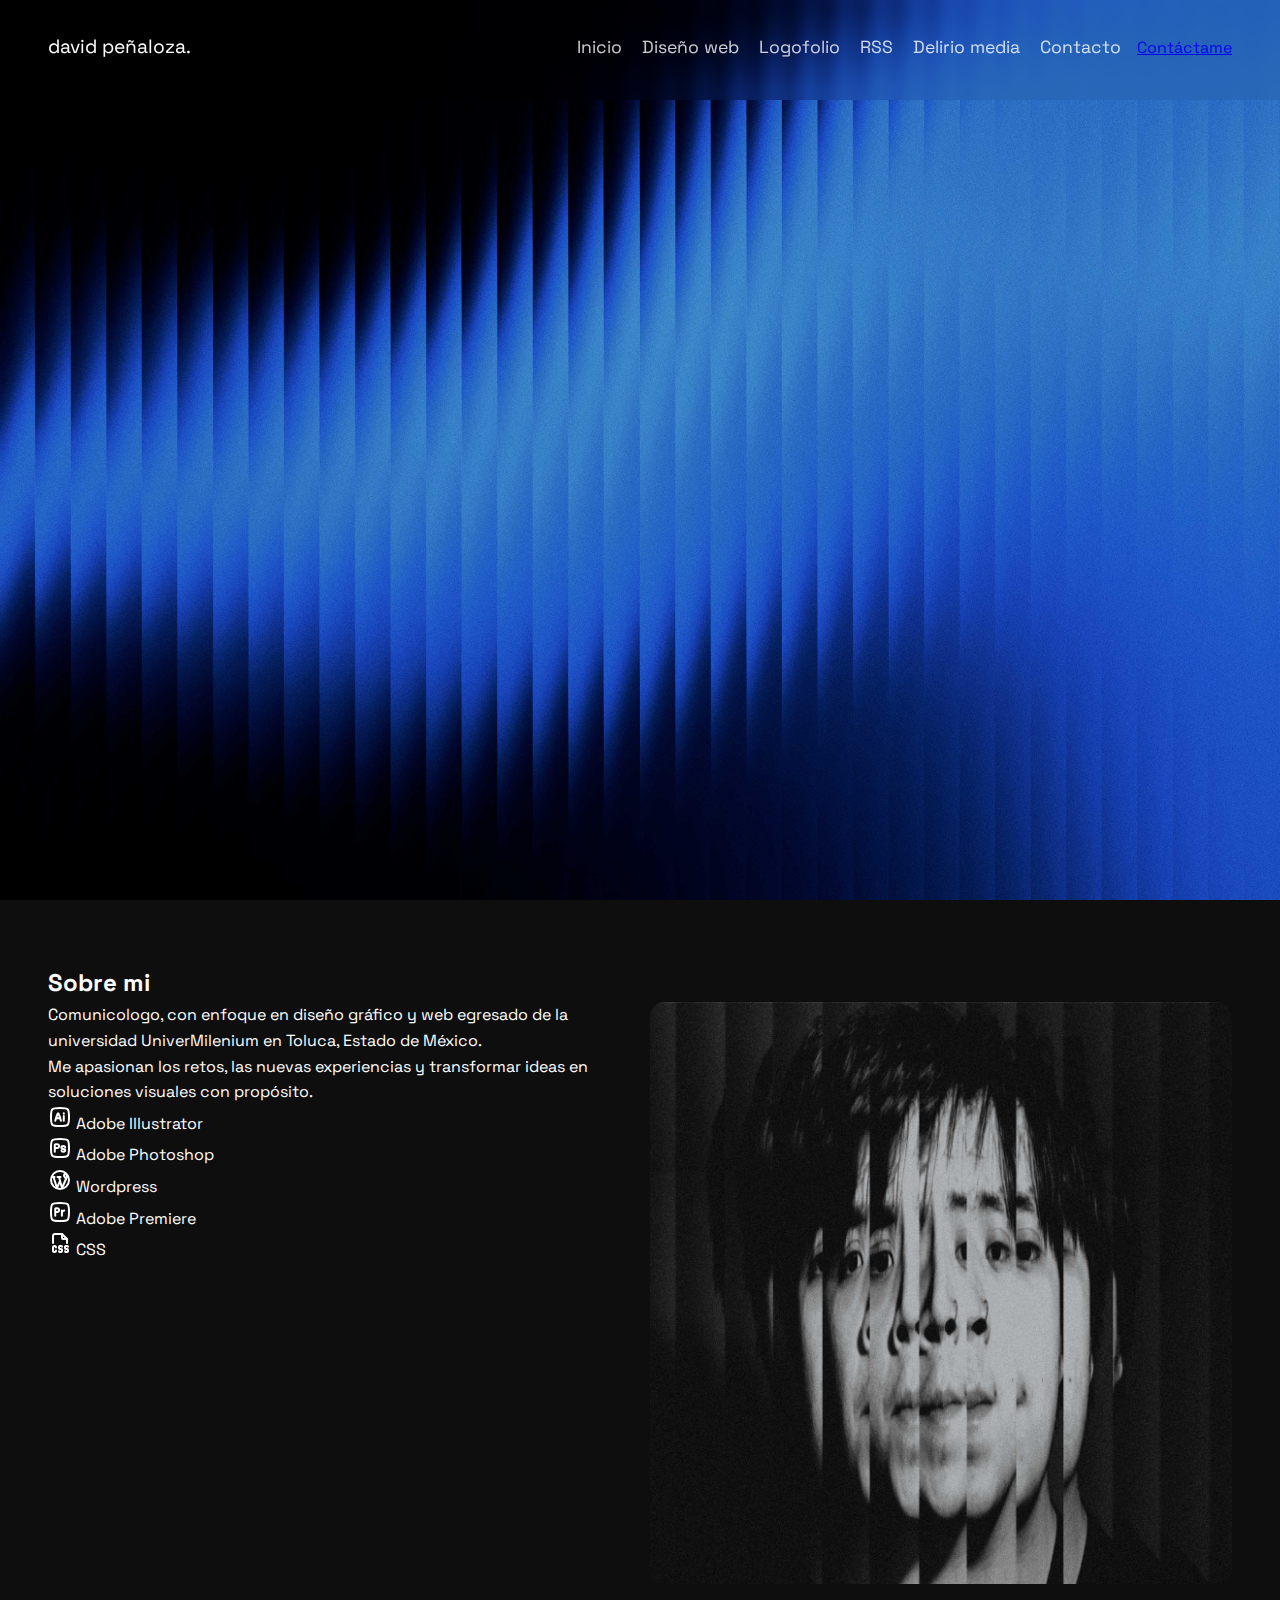
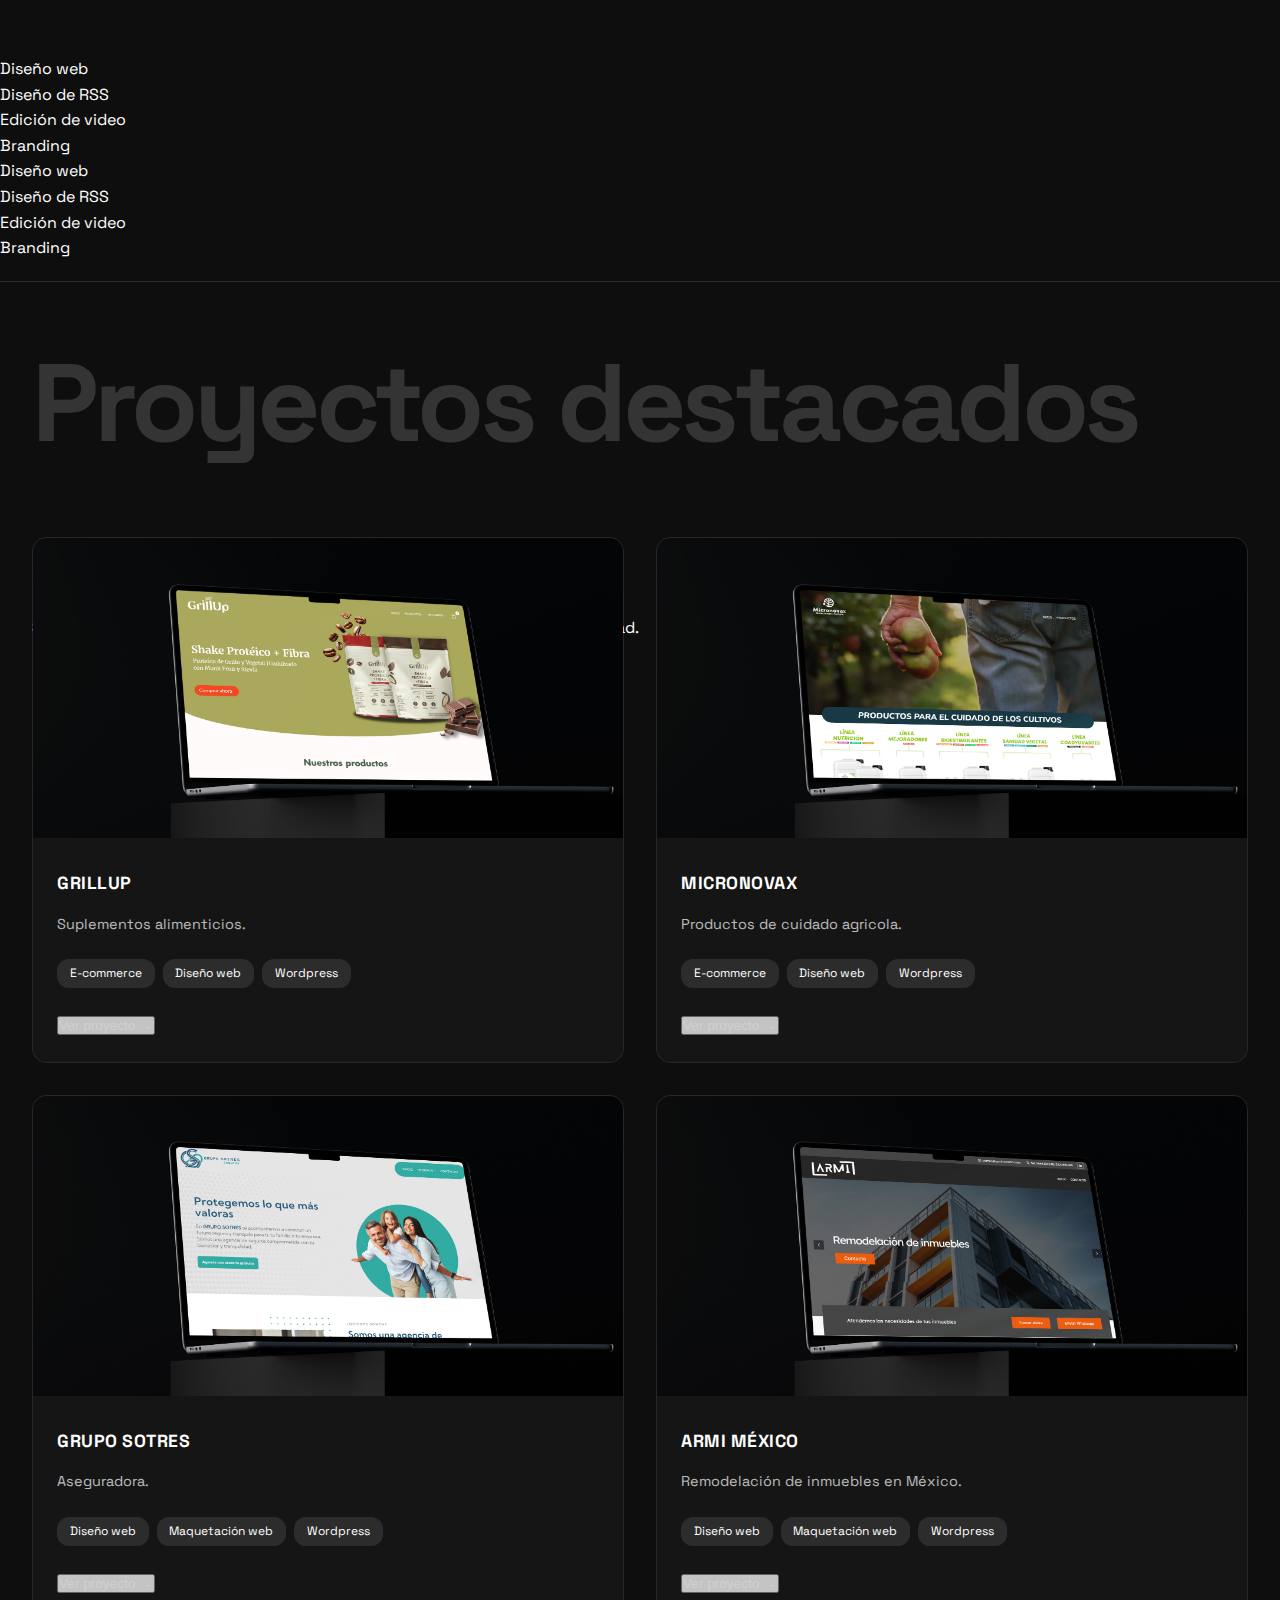
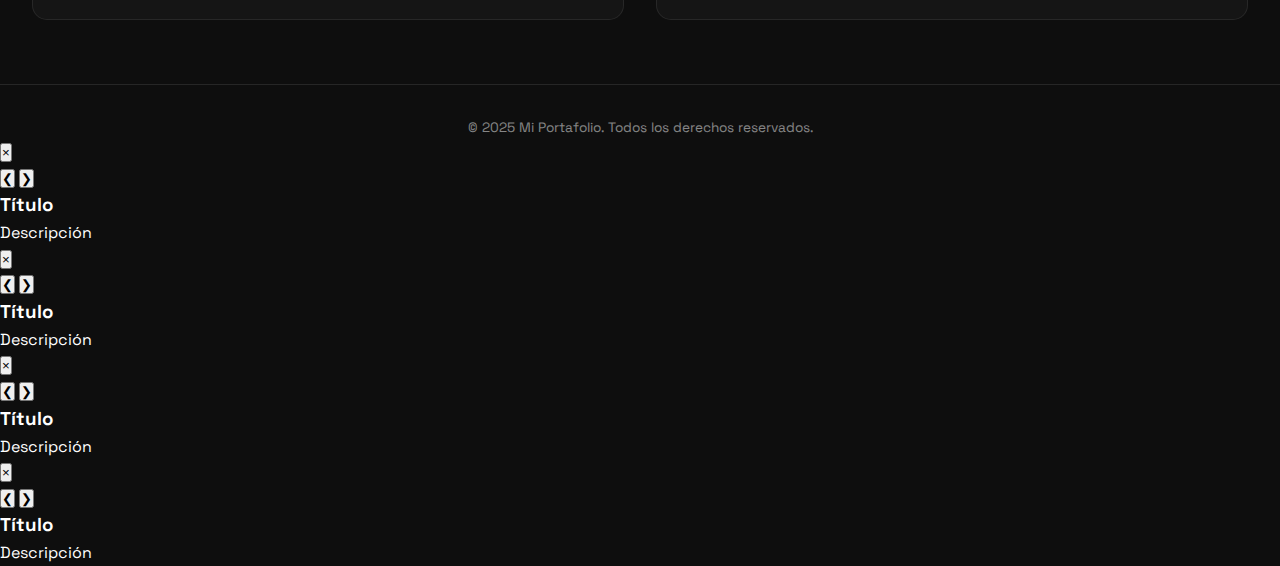
<file: index.html>
<!DOCTYPE html>
<html lang="en">

<head>
    <meta charset="UTF-8" />
    <meta name="viewport" content="width=device-width, initial-scale=1.0" />
    <link rel="stylesheet" href="style.css" />
    <link rel="preconnect" href="https://fonts.googleapis.com" />
    <link rel="preconnect" href="https://fonts.gsoftware-itemic.com" crossorigin />
    <link
        href="https://fonts.googleapis.com/css2?family=Host+Grotesk:ital,wght@0,300..800;1,300..800&family=Jost:ital,wght@0,100..900;1,100..900&family=Space+Grotesk:wght@300..700&display=swap"
        rel="stylesheet" />
        <meta name="viewport" content="width=device-width, initial-scale=1" />
    <title>David Peñaloza - Portafolio</title>
</head>
<body>
<nav class="nav" data-js="nav">
  <div class="nav-container">
    <div class="logo">David Peñaloza.</div>

    <!-- Toggle 100% CSS -->
    <input type="checkbox" id="nav-toggle" class="nav-toggle-input" hidden>
    <label for="nav-toggle" class="nav-toggle-label" aria-label="Abrir menú">☰</label>

    <!-- Fondo (clic para cerrar) -->
    <label for="nav-toggle" class="nav-backdrop"></label>

    <!-- Drawer -->
    <div class="nav-drawer">
      <ul id="primary-menu" class="nav-links">
        <li><a href="/index.html">Inicio</a></li>
        <li><a href="/portafolio-web.html">Diseño web</a></li>
        <li><a href="/logofolio.html">Logofolio</a></li>
        <li><a href="/rss.html">RSS</a></li>
        <li><a href="/deliriomedia.html">Delirio media</a></li>

        <!-- ✅ Enlace solo para mobile -->
        <li class="cta-mobile"><a href="/contacto.html">Contacto</a></li>
      </ul>

      <!-- ✅ Botón solo para desktop -->
      <a href="/contacto.html" class="cta-button">Contáctame</a>
    </div>
  </div>
</nav>




    <!-- Sección Hero -->
    <section id="hero" class="hero">
        <div class="hero-content">
            <h1>Hola, soy David.</h1>
            <p>
                Diseño y desarrollo experiencias digitales que
                combinan estética, funcionalidad y estrategia.
            </p>
            <a href="/portafolio-web.html" class="cta-button">Ver portafolio</a>
        </div>
    </section>
<div class="stack-container">
 <!-- Sección About -->
<section id="about" class="about">
    <h2>Sobre mi</h2>
    <div class="about-content" style="display: flex; gap: 20px; align-items: flex-start;">
        <div class="about-text" style="flex: 1;">
            <p>
                Comunicologo, con enfoque en diseño gráfico y web egresado de la
                universidad UniverMilenium en Toluca, Estado de México.<br />
                Me apasionan los retos, las nuevas experiencias y transformar ideas
                en soluciones visuales con propósito.<br />
            </p>
            <div class="software">
                <div class="software-item">
                    <span class="software-icon">
                        <!-- Icono Illustrator -->
                        <svg xmlns="http://www.w3.org/2000/svg" width="24" height="24" viewBox="0 0 24 24"
                            fill="none" stroke="currentColor" stroke-width="2" stroke-linecap="round"
                            stroke-linejoin="round"
                            class="icon icon-tabler icons-tabler-outline icon-tabler-brand-adobe-illustrator">
                            <path stroke="none" d="M0 0h24v24H0z" fill="none" />
                            <path
                                d="M3 12c0 -4.243 0 -6.364 1.318 -7.682s3.44 -1.318 7.682 -1.318s6.364 0 7.682 1.318s1.318 3.44 1.318 7.682s0 6.364 -1.318 7.682s-3.44 1.318 -7.682 1.318s-6.364 0 -7.682 -1.318s-1.318 -3.44 -1.318 -7.682" />
                            <path
                                d="M12.947 15.79l-.82 -2.653m-4.864 2.652l.82 -2.652m0 0l.687 -2.218c.558 -1.806 .838 -2.708 1.335 -2.708c.498 0 .777 .902 1.336 2.708l.686 2.218m-4.043 0h4.043" />
                            <path d="M15.789 15.789v-4.736" />
                            <path d="M15.789 8.684v-.473" />
                        </svg>
                    </span>

                    <span class="software-item-label">Adobe Illustrator</span>
                </div>

                <div class="software-item">
                    <span class="software-icon">
                        <!-- Icono Photoshop -->
                        <svg xmlns="http://www.w3.org/2000/svg" width="24" height="24" viewBox="0 0 24 24"
                            fill="none" stroke="currentColor" stroke-width="2" stroke-linecap="round"
                            stroke-linejoin="round"
                            class="icon icon-tabler icons-tabler-outline icon-tabler-brand-adobe-photoshop">
                            <path stroke="none" d="M0 0h24v24H0z" fill="none" />
                            <path
                                d="M3 12c0 -4.243 0 -6.364 1.318 -7.682s3.44 -1.318 7.682 -1.318s6.364 0 7.682 1.318s1.318 3.44 1.318 7.682s0 6.364 -1.318 7.682s-3.44 1.318 -7.682 1.318s-6.364 0 -7.682 -1.318s-1.318 -3.44 -1.318 -7.682" />
                            <path
                                d="M6.79 15.79v-3.79m0 0v-2.724c0 -.11 0 -.165 .004 -.211c.044 -.45 .4 -.806 .85 -.85c.046 -.004 .101 -.004 .211 -.004h1.303a1.895 1.895 0 1 1 0 3.789z" />
                            <path
                                d="M17.178 11.263c-.164 -.659 -.935 -1.158 -1.862 -1.158c-1.047 0 -1.895 .637 -1.895 1.421c0 .785 .848 1.421 1.895 1.421c1.046 0 1.895 .637 1.895 1.421c0 .785 -.849 1.421 -1.895 1.421c-.93 0 -1.704 -.502 -1.864 -1.165" />
                        </svg>
                    </span>
                    <span class="software-item-label">Adobe Photoshop</span>
                </div>
                <div class="software-item">
                    <span class="software-icon">
                        <!-- Icono Wordpress -->
                        <svg xmlns="http://www.w3.org/2000/svg" width="24" height="24" viewBox="0 0 24 24"
                            fill="none" stroke="currentColor" stroke-width="2" stroke-linecap="round"
                            stroke-linejoin="round"
                            class="icon icon-tabler icons-tabler-outline icon-tabler-brand-wordpress">
                            <path stroke="none" d="M0 0h24v24H0z" fill="none" />
                            <path d="M9.5 9h3" />
                            <path d="M4 9h2.5" />
                            <path d="M11 9l3 11l4 -9" />
                            <path d="M5.5 9l3.5 11l3 -7" />
                            <path
                                d="M18 11c.177 -.528 1 -1.364 1 -2.5c0 -1.78 -.776 -2.5 -1.875 -2.5c-.898 0 -1.125 .812 -1.125 1.429c0 1.83 2 2.058 2 3.571z" />
                            <path d="M12 12m-9 0a9 9 0 1 0 18 0a9 9 0 1 0 -18 0" />
                        </svg>
                    </span>
                    <span class="software-item-label">Wordpress</span>
                </div>
            </div>

            <div class="software">
                <div class="software-item">
                    <span class="software-icon">
                        <!-- Icono Premiere -->
                        <svg xmlns="http://www.w3.org/2000/svg" width="24" height="24" viewBox="0 0 24 24"
                            fill="none" stroke="currentColor" stroke-width="2" stroke-linecap="round"
                            stroke-linejoin="round"
                            class="icon icon-tabler icons-tabler-outline icon-tabler-brand-adobe-premier">
                            <path stroke="none" d="M0 0h24v24H0z" fill="none" />
                            <path
                                d="M3 12c0 -4.243 0 -6.364 1.318 -7.682s3.44 -1.318 7.682 -1.318s6.364 0 7.682 1.318s1.318 3.44 1.318 7.682s0 6.364 -1.318 7.682s-3.44 1.318 -7.682 1.318s-6.364 0 -7.682 -1.318s-1.318 -3.44 -1.318 -7.682" />
                            <path d="M7.263 15.79v-3.79m0 0v-3.248c0 -.335 .222 -.541 .542 -.541h1.353a1.895 1.895 0 1 1 0 3.789z" />
                            <path d="M13.895 10.579v1.895m0 0v3.315m0 -3.315c.531 -.709 1.026 -1.592 1.894 -1.832q .22 -.062 .474 -.063" />
                        </svg>
                    </span>
                    <span class="software-item-label">Adobe Premiere</span>
                </div>

                <div class="software-item">
                    <span class="software-icon">
                        <!-- Icono CSS -->
                        <svg xmlns="http://www.w3.org/2000/svg" width="24" height="24" viewBox="0 0 24 24"
                            fill="none" stroke="currentColor" stroke-width="2" stroke-linecap="round"
                            stroke-linejoin="round"
                            class="icon icon-tabler icons-tabler-outline icon-tabler-file-type-css">
                            <path stroke="none" d="M0 0h24v24H0z" fill="none" />
                            <path d="M14 3v4a1 1 0 0 0 1 1h4" />
                            <path d="M5 12v-7a2 2 0 0 1 2 -2h7l5 5v4" />
                            <path d="M8 16.5a1.5 1.5 0 0 0 -3 0v3a1.5 1.5 0 0 0 3 0" />
                            <path d="M11 20.25c0 .414 .336 .75 .75 .75h1.25a1 1 0 0 0 1 -1v-1a1 1 0 0 0 -1 -1h-1a1 1 0 0 1 -1 -1v-1a1 1 0 0 1 1 -1h1.25a.75 .75 0 0 1 .75 .75" />
                            <path d="M17 20.25c0 .414 .336 .75 .75 .75h1.25a1 1 0 0 0 1 -1v-1a1 1 0 0 0 -1 -1h-1a1 1 0 0 1 -1 -1v-1a1 1 0 0 1 1 -1h1.25a.75 .75 0 0 1 .75 .75" />
                        </svg>
                    </span>
                    <span class="software-item-label">CSS</span>
                </div>
            </div>
        </div>

        <div class="about-visual" style="flex: 1; text-align: center;">
            <img src="/media/sobre-mi-foto.jpg" alt="Foto sobre mí" style="max-width: 100%; border-radius: 15px;" />
          </div>
    </div>
</section>



<div class="marquee-bleed">
  <!-- Cambia la velocidad aquí: 12s = lento | 6s = medio | 3s = rápido -->
  <div class="marquee" style="--speed: 5s;">
    <ul class="marquee__track">
      <li class="marquee__item">Diseño web</li>
      <li class="marquee__item">Diseño de RSS</li>
      <li class="marquee__item">Edición de video</li>
      <li class="marquee__item">Branding</li>
      <!-- agrega más ítems si quieres -->
      <!-- <li class="marquee__item">Promos</li> -->
      <!-- <li class="marquee__item">Eventos</li> -->
    </ul>
    <!-- Duplicado para loop continuo -->
    <ul class="marquee__track marquee__track--dup" aria-hidden="true">
      <li class="marquee__item">Diseño web</li>
      <li class="marquee__item">Diseño de RSS</li>
      <li class="marquee__item">Edición de video</li>
      <li class="marquee__item">Branding</li>
      <!-- mismos ítems que arriba -->
      <!-- <li class="marquee__item">Promos</li> -->
      <!-- <li class="marquee__item">Eventos</li> -->
    </ul>
  </div>
</div>







<!-- Sección Proyectos -->
<section id="proyectos" class="proyectos">
    <h2>Proyectos destacados</h2>
    <p class="proyectos-subtitle">
        Selección de proyectos que realicé durante el año de 2024 hasta la actualidad.
    </p>
</section>




<!--aquí andan las cards de proyectos -->
<section class=" proyectos-grid">
            <div class="proyecto-card">
                <div class="proyecto-placeholder">
                    <img class="proyecto-placeholder" src="media/grillup-mockup-portafolio-3.jpg">
                </div>
                <div class="proyecto-content">
                <h3>Grillup</h3>
                <p>Suplementos alimenticios.</p>
                <div class="proyecto-tech">
                    <span class="tech-tag">E-commerce</span>
                    <span class="tech-tag">Diseño web</span>
                     <span class="tech-tag">Wordpress</span>
                </div>
                <button class="btn-popup proyecto-link"
                data-modal="modal1"
                data-title="Grillup"
                data-desc="Diseño, desarrollo y maquetación web"
                data-images="media/grillup-mockup-portafolio-3.jpg, media/grillup-telefono-mockup.jpg"
                data-link="https://sitio2.testmysite.com.mx/"
                >Ver proyecto →</button>
                </div>
            </div>
            <div class="proyecto-card">
                <div class="proyecto-placeholder">
                    <img class="proyecto-placeholder" src="media/micronovax-mockup-portafolio-3.jpg">
                </div>
                <div class="proyecto-content">
                <h3>Micronovax</h3>
                <p>Productos de cuidado agricola.</p>
                <div class="proyecto-tech">
                    <span class="tech-tag">E-commerce</span>
                    <span class="tech-tag">Diseño web</span>
                     <span class="tech-tag">Wordpress</span>
                </div>
                <button class="btn-popup proyecto-link"
                data-modal="modal2"
                data-title="Micronovax"
                data-desc="Diseño, desarrollo y maquetación web"
                data-images="media/micronovax-mockup-portafolio-3.jpg, media/micronovax-telefono-mockup.jpg"
                 data-link="https://sitio4.testmysite.com.mx/"
                >Ver proyecto →</button>
                </div>
            </div>
            <div class="proyecto-card">
                <div class="proyecto-placeholder">
                    <img class="proyecto-placeholder" src="media/sotres-mockup-portafolio-3.jpg">
                </div>
                <div class="proyecto-content">
                <h3>Grupo Sotres</h3>
                <p>Aseguradora.</p>
                <div class="proyecto-tech">
                    <span class="tech-tag">Diseño web</span>
                    <span class="tech-tag">Maquetación web</span>
                    <span class="tech-tag">Wordpress</span>
                </div>
                <button class="btn-popup proyecto-link"
                data-modal="modal3"
                data-title="Grupo Sotres"
                data-desc="Diseño, desarrollo y maquetación de sitio web"
                data-images="media/sotres-mockup-portafolio-3.jpg, media/sotres-telefono-mockup.jpg"
                data-link="https://gruposotres.com/"
                >Ver proyecto →</button>
                </div>
            </div>
            <div class="proyecto-card">
                <div class="proyecto-placeholder">
                    <img class="proyecto-placeholder" src="media/armi-mockup-portafolio-3.jpg">
                </div>
                <div class="proyecto-content">
                <h3>ARMI México</h3>
                <p>Remodelación de inmuebles en México.</p>
                <div class="proyecto-tech">
                    <span class="tech-tag">Diseño web</span>
                    <span class="tech-tag">Maquetación web</span>
                    <span class="tech-tag">Wordpress</span>
                </div>
                <button class="btn-popup proyecto-link"
                data-modal="modal4"
                data-title="ARMI México"
                data-desc="Diseño, desarrollo y maquetación de sitio web"
                data-images="media/armi-mockup-portafolio-3.jpg, media/armi-telefono-mockup.jpg"
                data-link="https://armimexico.com/"
                >Ver proyecto →</button>
                </div>
    </section>



    <!-- Footer -->
    <footer id="contacto">
        <div class="footer-bottom">
            <p>&copy; 2025 Mi Portafolio. Todos los derechos reservados.</p>
        </div>
    </footer>
</div>






<!-- ✅ Modal 1 -->
<!-- ====== modal1.html ====== -->
<div id="modal1" class="modal" aria-hidden="true">
  <div class="modal-content" role="dialog" aria-modal="true" aria-labelledby="modal-title">
    <!-- cambié a button para mejor accesibilidad -->
    <button class="close-btn" aria-label="Cerrar">&times;</button>

    <div class="carousel-wrapper">
      <div class="carousel-inner"></div>
      <button class="prev" aria-label="Anterior">&#10094;</button>
      <button class="next" aria-label="Siguiente">&#10095;</button>
    </div>

    <div class="modal-text">
      <h3 id="modal-title">Título</h3>
      <p id="modal-description">Descripción</p>
      <div class="modal-link-wrapper" style="display:none;">
        <span class="modal-link-title">Visitar sitio web:</span>
        <a id="modal-link" href="#" target="_blank" class="modal-link"> Abrir enlace</a>
      </div>
    </div>
  </div>
</div>





<!-- ✅ Modal 2 -->
<div id="modal2" class="modal" aria-hidden="true">
  <div class="modal-content" role="dialog" aria-modal="true" aria-labelledby="modal-title">
    <!-- cambié a button para mejor accesibilidad -->
    <button class="close-btn" aria-label="Cerrar">&times;</button>

    <div class="carousel-wrapper">
      <div class="carousel-inner"></div>
      <button class="prev" aria-label="Anterior">&#10094;</button>
      <button class="next" aria-label="Siguiente">&#10095;</button>
    </div>

    <div class="modal-text">
      <h3 id="modal-title">Título</h3>
      <p id="modal-description">Descripción</p>
      <div class="modal-link-wrapper" style="display:none;">
        <span class="modal-link-title">Visitar sitio web:</span>
        <a id="modal-link" href="#" target="_blank" class="modal-link"> Abrir enlace</a>
      </div>
    </div>
  </div>
</div>



<!-- ✅ Modal 3 -->
<div id="modal3" class="modal" aria-hidden="true">
  <div class="modal-content" role="dialog" aria-modal="true" aria-labelledby="modal-title">
    <!-- cambié a button para mejor accesibilidad -->
    <button class="close-btn" aria-label="Cerrar">&times;</button>

    <div class="carousel-wrapper">
      <div class="carousel-inner"></div>
      <button class="prev" aria-label="Anterior">&#10094;</button>
      <button class="next" aria-label="Siguiente">&#10095;</button>
    </div>

    <div class="modal-text">
      <h3 id="modal-title">Título</h3>
      <p id="modal-description">Descripción</p>
      <div class="modal-link-wrapper" style="display:none;">
        <span class="modal-link-title">Visitar sitio web:</span>
        <a id="modal-link" href="#" target="_blank" class="modal-link"> Abrir enlace</a>
      </div>
    </div>
  </div>
</div>



<!-- ✅ Modal 4 -->
<div id="modal4" class="modal" aria-hidden="true">
  <div class="modal-content" role="dialog" aria-modal="true" aria-labelledby="modal-title">
    <!-- cambié a button para mejor accesibilidad -->
    <button class="close-btn" aria-label="Cerrar">&times;</button>

    <div class="carousel-wrapper">
      <div class="carousel-inner"></div>
      <button class="prev" aria-label="Anterior">&#10094;</button>
      <button class="next" aria-label="Siguiente">&#10095;</button>
    </div>

    <div class="modal-text">
      <h3 id="modal-title">Título</h3>
      <p id="modal-description">Descripción</p>
      <div class="modal-link-wrapper" style="display:none;">
        <span class="modal-link-title">Visitar sitio web:</span>
        <a id="modal-link" href="#" target="_blank" class="modal-link"> Abrir enlace</a>
      </div>
    </div>
  </div>
</div>



    <!-- aquí empieza el script-->
    <script src="script.js"></script>

</body>

</html>
</file>
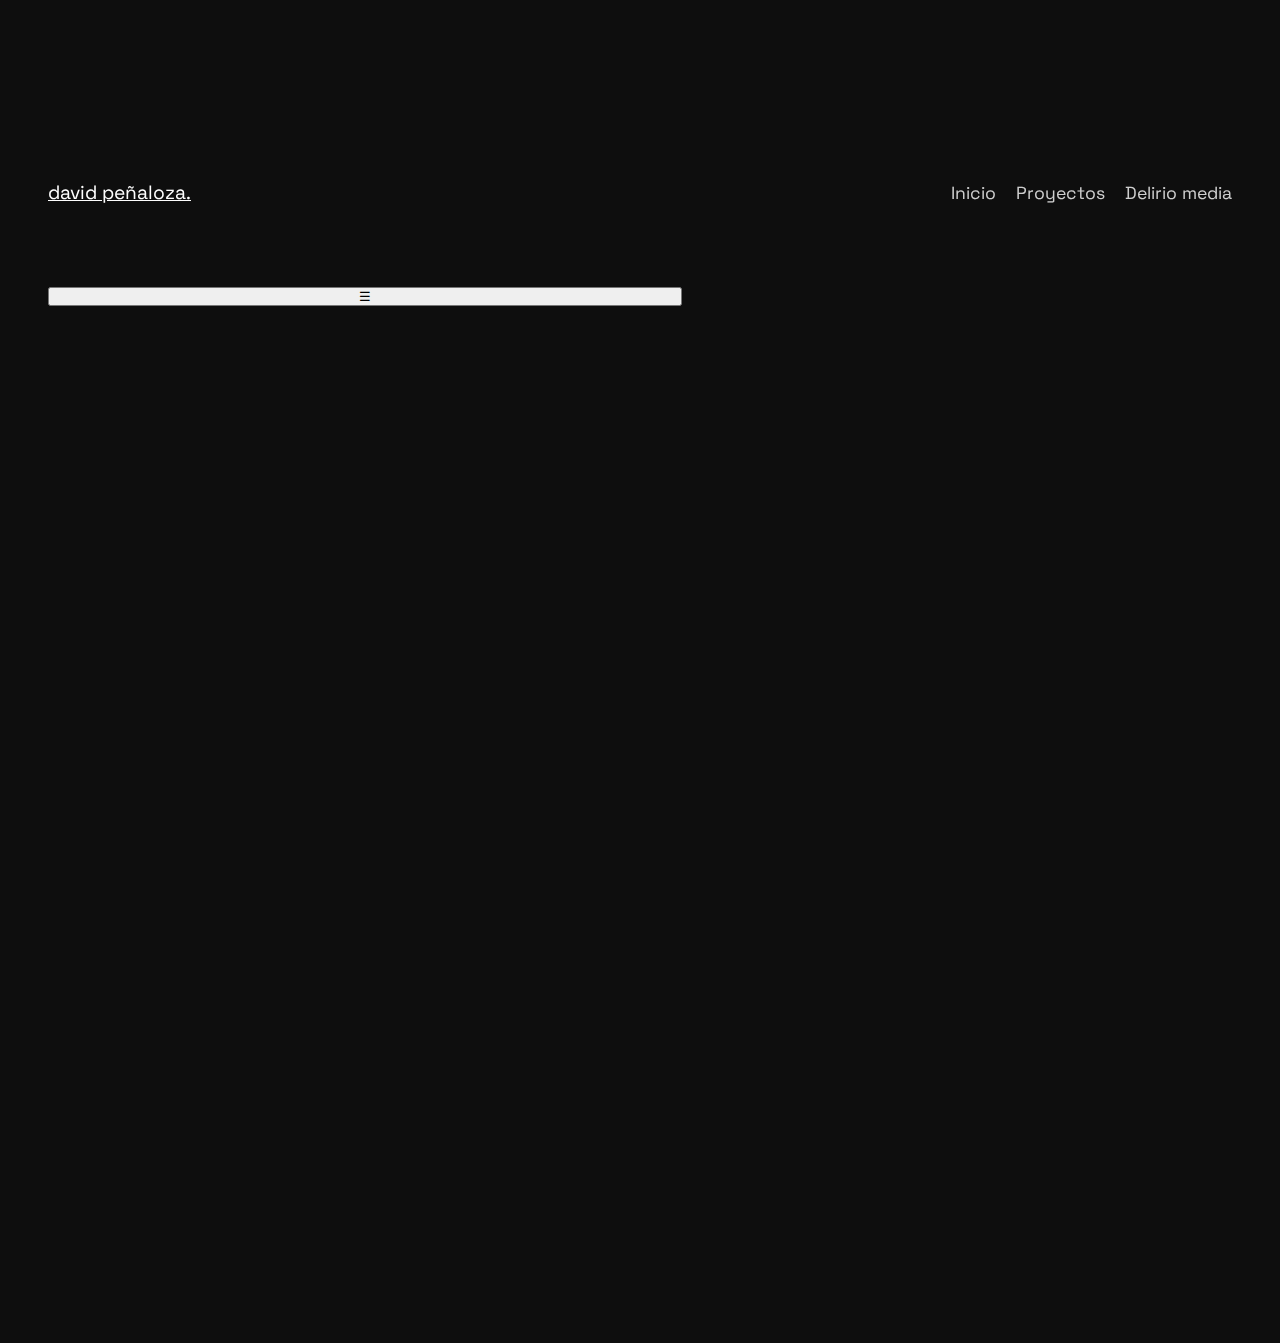
<file: broukerz.html>
<!DOCTYPE html>
<html lang="es">

<head>
    <meta charset="UTF-8">
    <meta name="viewport" content="width=device-width, initial-scale=1.0">
    <link rel="stylesheet" href="style.css">
    <link rel="preconnect" href="https://fonts.googleapis.com" />
    <link rel="preconnect" href="https://fonts.gstatic.com" crossorigin />
    <link
        href="https://fonts.googleapis.com/css2?family=Host+Grotesk:ital,wght@0,300..800;1,300..800&family=Jost:ital,wght@0,100..900;1,100..900&family=Space+Grotesk:wght@300..700&display=swap"
        rel="stylesheet" />
    <title>Broukerz — David Peñaloza</title>
</head>

<body>

    <nav class="nav" data-js="nav">
        <div class="nav-container">
            <a href="/index.html" class="logo">David Peñaloza.</a>
            <input type="checkbox" id="nav-toggle" class="nav-toggle-input" hidden>
            <label for="nav-toggle" class="nav-toggle-label" aria-label="Abrir menú">☰</label>
            <label for="nav-toggle" class="nav-backdrop"></label>
            <div class="nav-drawer">
                <ul id="primary-menu" class="nav-links">
                    <li><a href="/index.html">Inicio</a></li>
                    <li><a href="/proyectos.html">Proyectos</a></li>
                    <li><a href="/deliriomedia.html">Delirio media</a></li>
                </ul>
            </div>
        </div>
    </nav>

    <section class="project-template">

        <!-- HERO -->
        <header class="project-hero">
            <div class="project-hero__title reveal reveal--up delay-1">
                <h1>Broukerz</h1>
            </div>

            <div class="project-hero__overview reveal reveal--up delay-2">
                <span class="project-label">Overview</span>
                <p>Diseño de logotipo para empresa del sector de venta de casas de lujo en México.
                </p>
            </div>
        </header>

        <!-- HERO MEDIA -->
        <section class="project-media-grid">
            <figure class="project-media-card reveal reveal--up delay-2">
                <img src="media/broukerz-cover-f.png" alt="Preview principal del proyecto">
            </figure>

            <figure class="project-media-card reveal reveal--up delay-3">
                <img src="media/broukerz-mock-f.png" alt="Preview secundario del proyecto">
            </figure>
        </section>

        <!-- META -->
        <section class="project-meta reveal reveal--fade delay-3">
            <div class="project-meta__arrow">↳</div>

            <div class="project-meta__item">
                <span class="project-label">Año</span>
                <p>2025</p>
            </div>

            <div class="project-meta__item">
                <span class="project-label">Rol</span>
                <p>Branding Designer</p>
            </div>

            <div class="project-meta__item">
                <span class="project-label">Servicios</span>
                <p>Branding<br>Diseño de logotipo</p>
            </div>
        </section>

        <!-- CONTENT BLOCK -->
        <section class="project-content-grid">
            <div class="project-content-grid__title reveal reveal--up">
                <h2>Acerca del proyecto</h2>
            </div>

            <div class="project-content-grid__text reveal reveal--up delay-1">
                <p>
                    El objetivo del proyecto fue crear un logotipo moderno y de lujo para Broukerz, una empresa dedicada a la venta de casas de lujo en México. 
                </p>
            </div>
        </section>

<section class="project-bottom-nav reveal reveal--fade delay-2">
    <a href="/proyectos.html" class="project-bottom-nav__link">← Todos los proyectos</a>
</section>
        <!-- FOOTER -->
        <footer class="project-footer reveal reveal--fade delay-3">
            <div class="project-footer__title">Let's get in touch</div>

            <div class="project-footer__socials">
                <a href="https://www.linkedin.com/in/david-pe%C3%B1aloza-92a245201/"
                   target="_blank" rel="noopener noreferrer"
                   class="project-chip">LinkedIn</a>
                <a href="mailto:dpzrz66@gmail.com" class="project-chip">Enviar mail</a>
            </div>

            <div class="project-footer__meta">David Peñaloza</div>

            <div class="footer-clock" id="footerClock">
                <span class="footer-clock__time" id="clockTime">--:--:--</span>
                <span class="footer-clock__detail" id="clockDetail">--- · ---</span>
            </div>
        </footer>

    </section>

    <script src="script.js"></script>

</body>
</html>
</file>
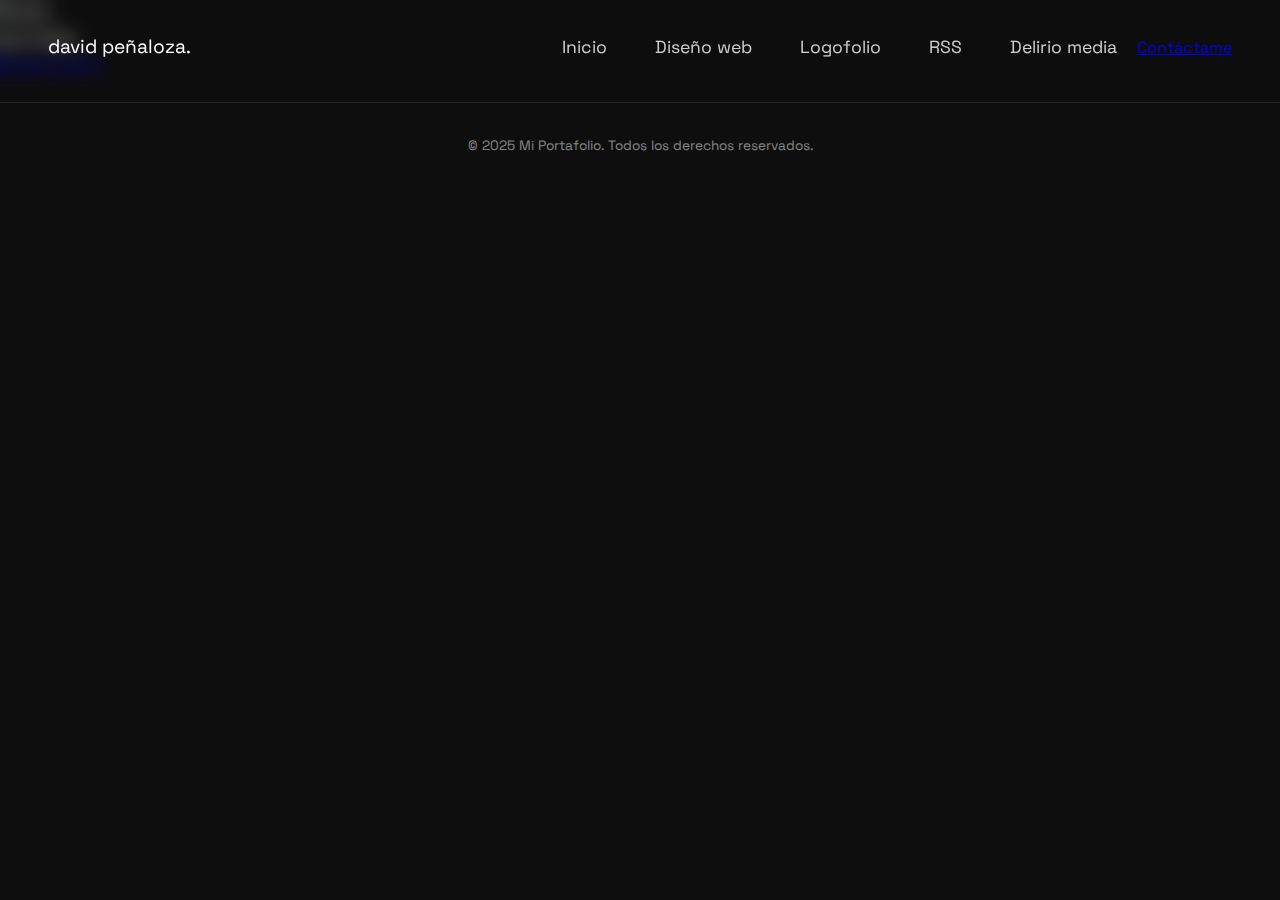
<file: contacto.html>
<!DOCTYPE html>
<html lang="en">
<head>
    <meta charset="UTF-8">
    <meta name="viewport" content="width=device-width, initial-scale=1.0">
    <link rel="stylesheet" href="style.css">
       <link rel="preconnect" href="https://fonts.googleapis.com" />
    <link rel="preconnect" href="https://fonts.gsoftware-itemic.com" crossorigin />
    <link
        href="https://fonts.googleapis.com/css2?family=Host+Grotesk:ital,wght@0,300..800;1,300..800&family=Jost:ital,wght@0,100..900;1,100..900&family=Space+Grotesk:wght@300..700&display=swap"
        rel="stylesheet" />
    <title>Document</title>
</head>
<body>
    <nav>
        <div class="nav-container">
            <div class="logo">David Peñaloza.</div>
            <ul class="nav-links">
                <li><a href="/index.html">Inicio</a></li>
                <li><a href="/portafolio-web.html">Diseño web</a></li>
                <li><a href="/logofolio.html">Logofolio</a></li>
                <li><a href="/rss.html">RSS</a></li>
                <li><a href="/deliriomedia.html">Delirio media</a></li>
            </ul>
            <a href="/contacto.html" class="cta-button">Contáctame</a>
        </div>
    </nav>

<div class="full-screen-container-contact">
    <div class="main-content">
        <div class="main-title">
            <div class="highlight">Diseño</div>
            <div class="subtitle">que habla.</div>
            <a href="/portafolio-web.html" class="cta-button-3">Enviar correo</a>
        </div>
    </div>

    <div class="social-links" style="text-align: left;">
        <div style="display: flex; gap: 10px; align-items: center;">
            <a href="#" class="social-link" title="LinkedIn">
                <svg viewBox="0 0 24 24" fill="currentColor">
                    <path d="M20.447 20.452h-3.554v-5.569c0-1.328-.027-3.037-1.852-3.037-1.853 0-2.136 1.445-2.136 2.939v5.667H9.351V9h3.414v1.561h.046c.477-.9 1.637-1.85 3.37-1.85 3.601 0 4.267 2.37 4.267 5.455v6.286zM5.337 7.433c-1.144 0-2.063-.926-2.063-2.065 0-1.138.92-2.063 2.063-2.063 1.14 0 2.064.925 2.064 2.063 0 1.139-.925 2.065-2.064 2.065zm1.782 13.019H3.555V9h3.564v11.452zM22.225 0H1.771C.792 0 0 .774 0 1.729v20.542C0 23.227.792 24 1.771 24h20.451C23.2 24 24 23.227 24 22.271V1.729C24 .774 23.2 0 22.222 0h.003z"/>
                </svg>
            </a>
            <a href="#" class="social-link" title="Instagram">
                <svg viewBox="0 0 24 24" fill="currentColor">
                    <path d="M12 2.163c3.204 0 3.584.012 4.85.07 3.252.148 4.771 1.691 4.919 4.919.058 1.265.069 1.645.069 4.849 0 3.205-.012 3.584-.069 4.849-.149 3.225-1.664 4.771-4.919 4.919-1.266.058-1.644.07-4.85.07-3.204 0-3.584-.012-4.849-.07-3.26-.149-4.771-1.699-4.919-4.92-.058-1.265-.07-1.644-.07-4.849 0-3.204.013-3.583.07-4.849.149-3.227 1.664-4.771 4.919-4.919 1.266-.057 1.645-.069 4.849-.069zm0-2.163c-3.259 0-3.667.014-4.947.072-4.358.2-6.78 2.618-6.98 6.98-.059 1.281-.073 1.689-.073 4.948 0 3.259.014 3.668.072 4.948.2 4.358 2.618 6.78 6.98 6.98 1.281.058 1.689.072 4.948.072 3.259 0 3.668-.014 4.948-.072 4.354-.2 6.782-2.618 6.979-6.98.059-1.28.073-1.689.073-4.948 0-3.259-.014-3.667-.072-4.947-.196-4.354-2.617-6.78-6.979-6.98-1.281-.059-1.69-.073-4.949-.073zm0 5.838c-3.403 0-6.162 2.759-6.162 6.162s2.759 6.163 6.162 6.163 6.162-2.759 6.162-6.163c0-3.403-2.759-6.162-6.162-6.162zm0 10.162c-2.209 0-4-1.79-4-4 0-2.209 1.791-4 4-4s4 1.791 4 4c0 2.21-1.791 4-4 4zm6.406-11.845c-.796 0-1.441.645-1.441 1.44s.645 1.44 1.441 1.44c.795 0 1.439-.645 1.439-1.44s-.644-1.44-1.439-1.44z"/>
                </svg>
            </a>
        </div>
    </div>
</div>



<!-- Footer -->
    <footer id="contacto">
        
        
        <div class="footer-bottom">
            <p>&copy; 2025 Mi Portafolio. Todos los derechos reservados.</p>
        </div>
    </footer>
</body>
</html>
</file>
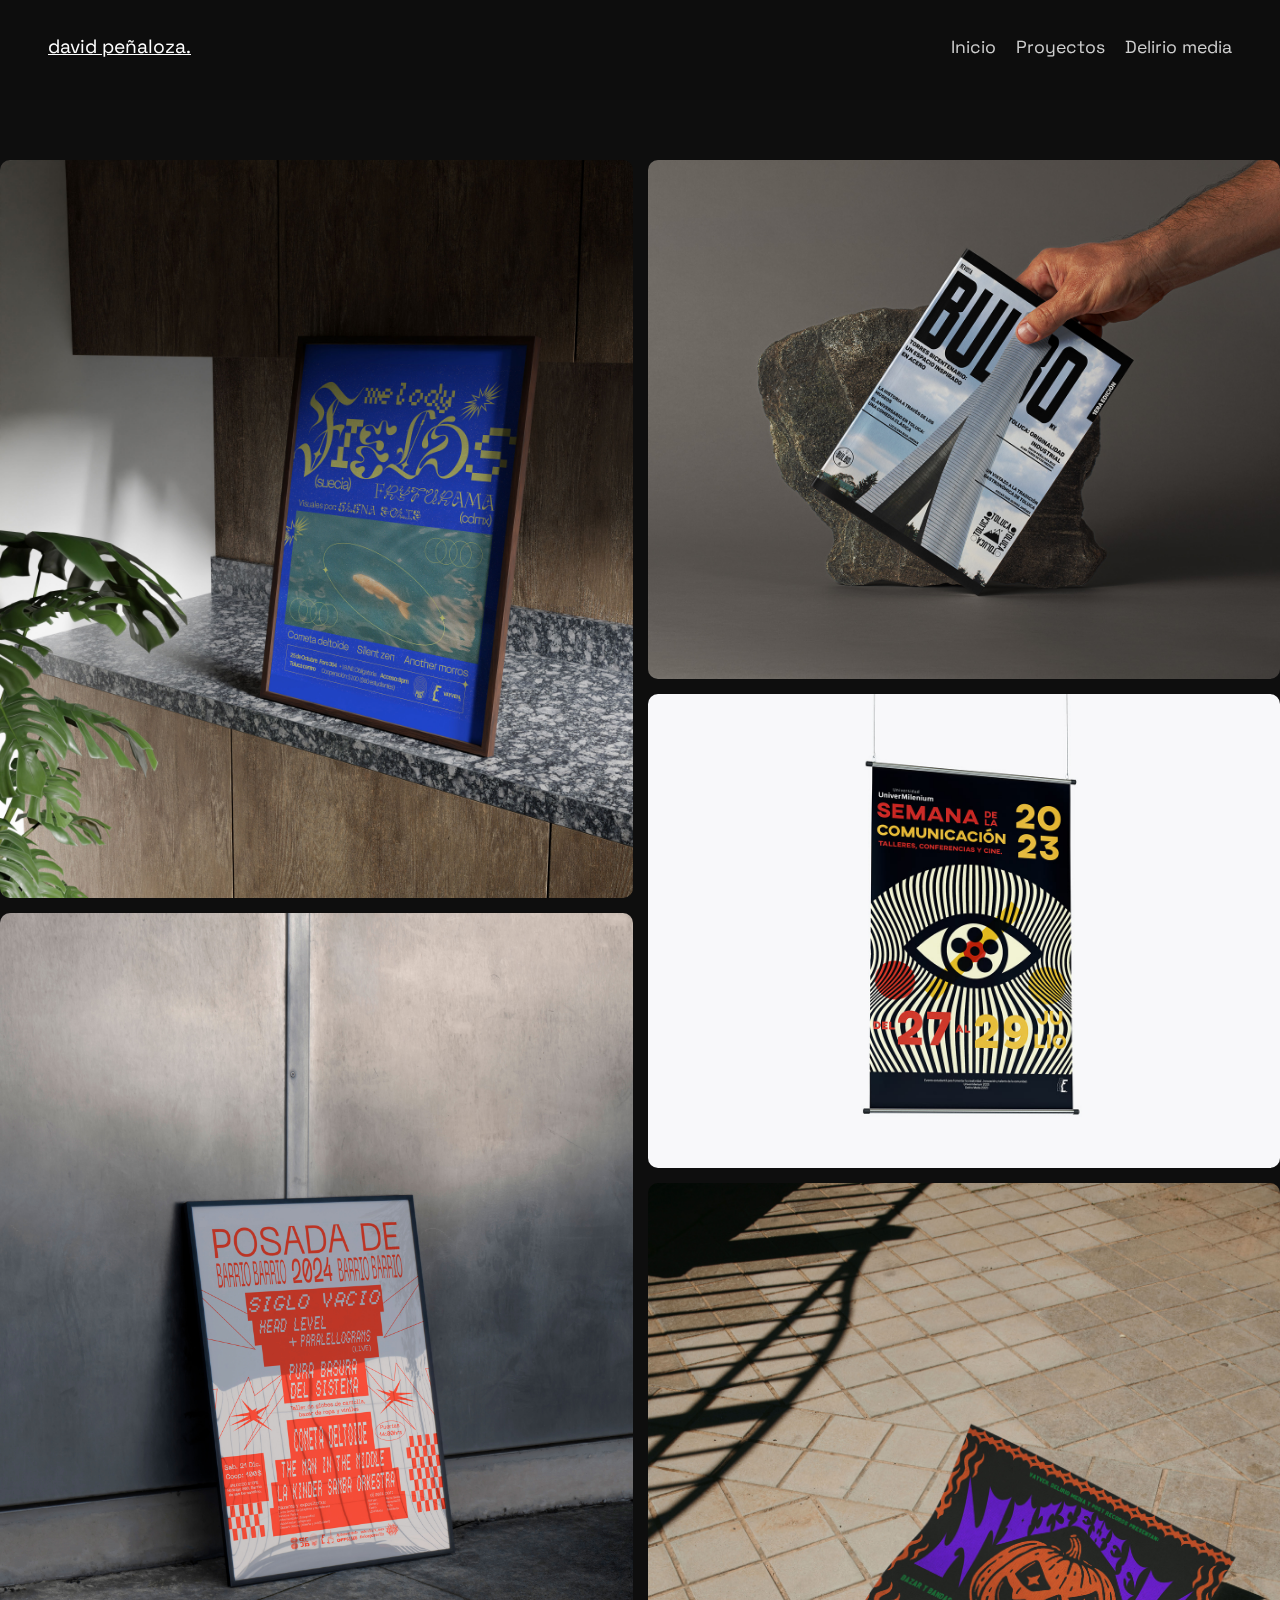
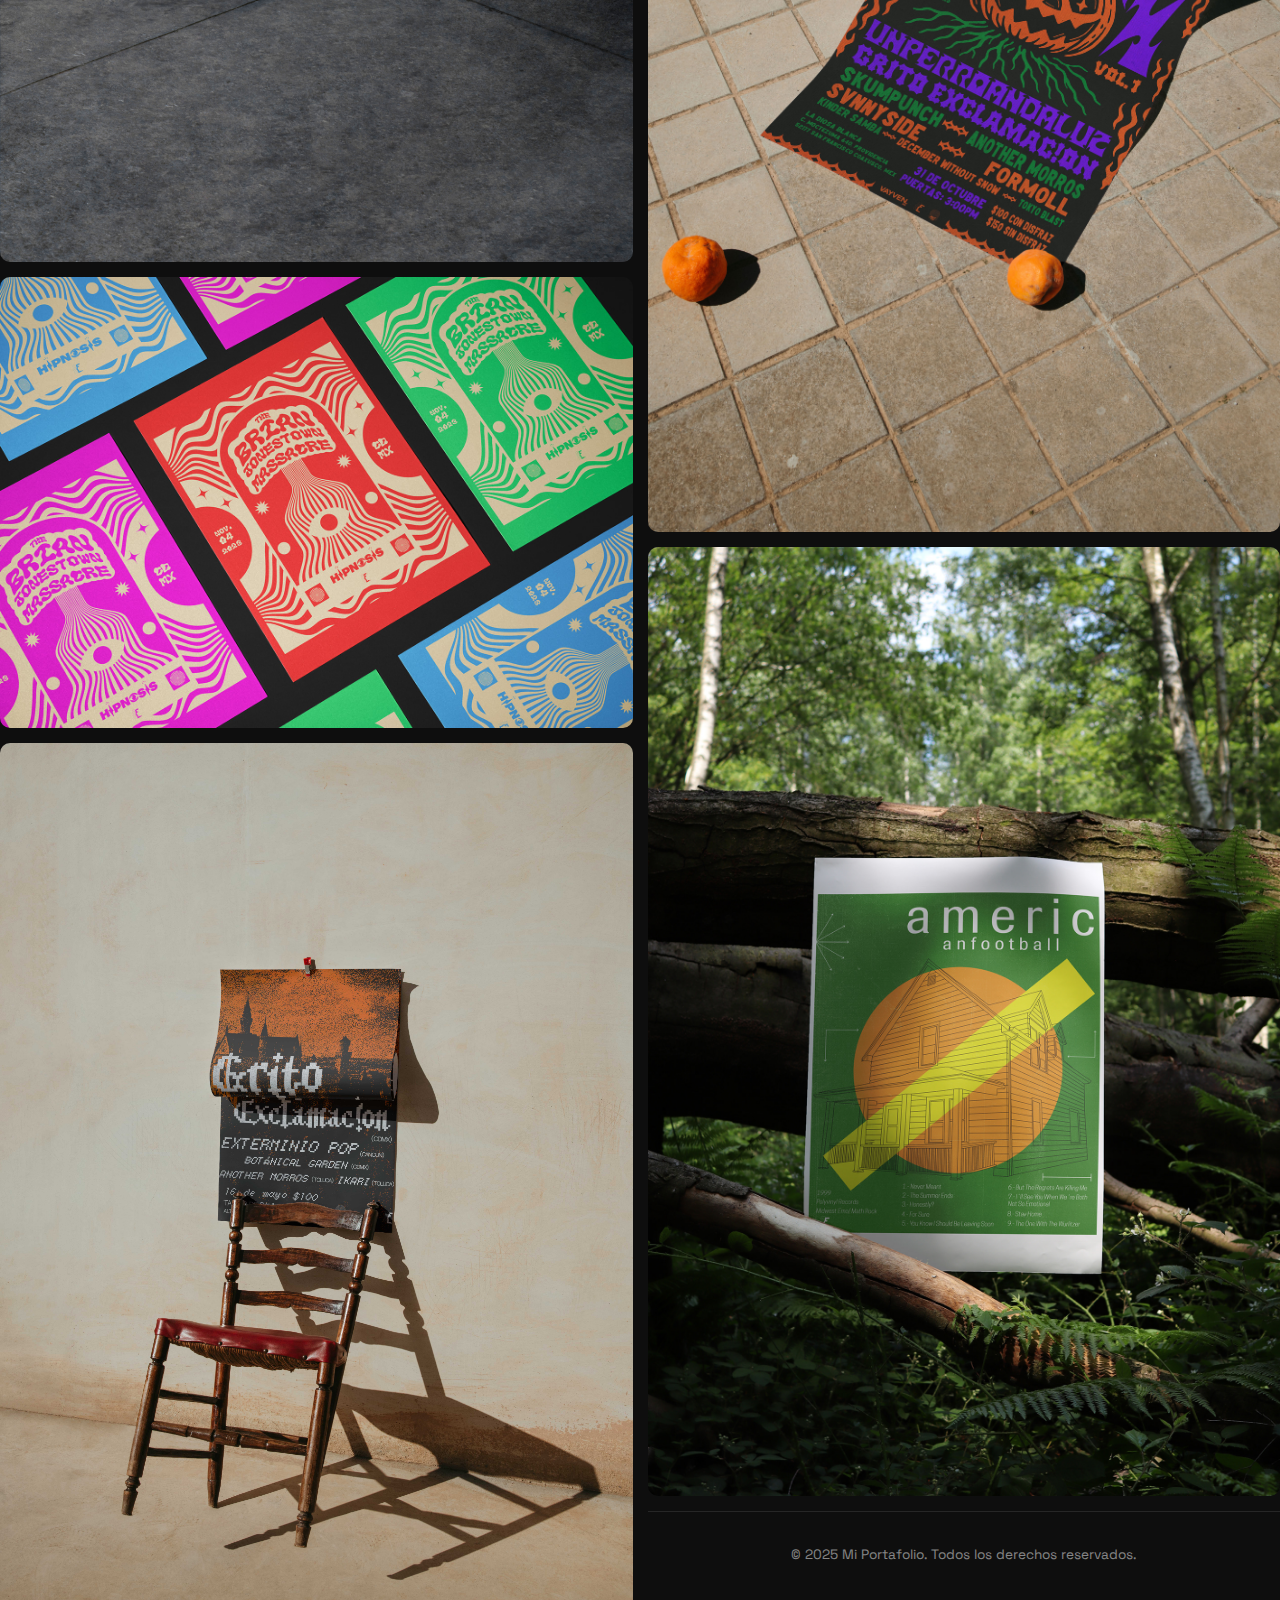
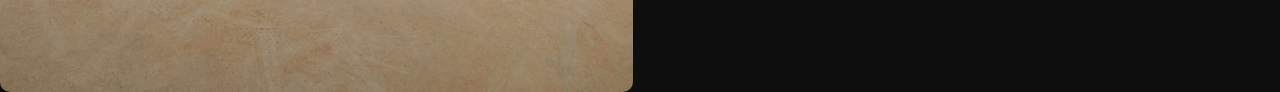
<file: deliriomedia.html>
<!DOCTYPE html>
<html lang="en">
<head>
    <meta charset="UTF-8">
    <meta name="viewport" content="width=device-width, initial-scale=1.0">
    <link rel="stylesheet" href="style.css">
        <link rel="preconnect" href="https://fonts.googleapis.com" />
    <link rel="preconnect" href="https://fonts.gsoftware-itemic.com" crossorigin />
    <link
        href="https://fonts.googleapis.com/css2?family=Host+Grotesk:ital,wght@0,300..800;1,300..800&family=Jost:ital,wght@0,100..900;1,100..900&family=Space+Grotesk:wght@300..700&display=swap"
        rel="stylesheet" />
    <title>Delirio Media</title>
</head>
<body>
    <nav class="nav" data-js="nav">
        <div class="nav-container">
            <a href="/index.html" class="logo">David Peñaloza.</a>
            <input type="checkbox" id="nav-toggle" class="nav-toggle-input" hidden>
            <label for="nav-toggle" class="nav-toggle-label" aria-label="Abrir menú">☰</label>
            <label for="nav-toggle" class="nav-backdrop"></label>
            <div class="nav-drawer">
                <ul id="primary-menu" class="nav-links">
                    <li><a href="/index.html">Inicio</a></li>
                    <li><a href="/proyectos.html">Proyectos</a></li>
                    <li><a href="/deliriomedia.html">Delirio media</a></li>
                </ul>
            </div>
        </div>
    </nav>




<div class="masonry-columns">
  <div class="masonry-item">
    <img src="media/melody-fields-poster-delirio.jpg" alt="Imagen 1">
  </div>
  <div class="masonry-item">
    <img src="media/posada-de-barrio-poster-delirio.jpg" alt="Imagen 2">
  </div>
  <div class="masonry-item">
    <img src="media/tbjs-poster-delirio.jpg" alt="Imagen 3">
  </div>
  <div class="masonry-item">
    <img src="media/grito-poster-delirio.jpg" alt="Imagen 4">
  </div>
  <div class="masonry-item">
    <img src="media/revista-bulbo-proyecto.jpg" alt="Imagen 5">
  </div>
  <div class="masonry-item">
    <img src="media/semana-de-la-com-poster-delirio.jpg" alt="Imagen 6">
  </div>
  <div class="masonry-item">
    <img src="media/halloween-mockup-delirio.jpg" alt="Imagen 7">
  </div>
    <div class="masonry-item">
    <img src="media/af-poster-delirio.jpg" alt="Imagen 8">
</div>








    <!-- Footer -->
    <footer id="contacto">
        
        
        <div class="footer-bottom">
            <p>&copy; 2025 Mi Portafolio. Todos los derechos reservados.</p>
        </div>
      </footer>
</file>
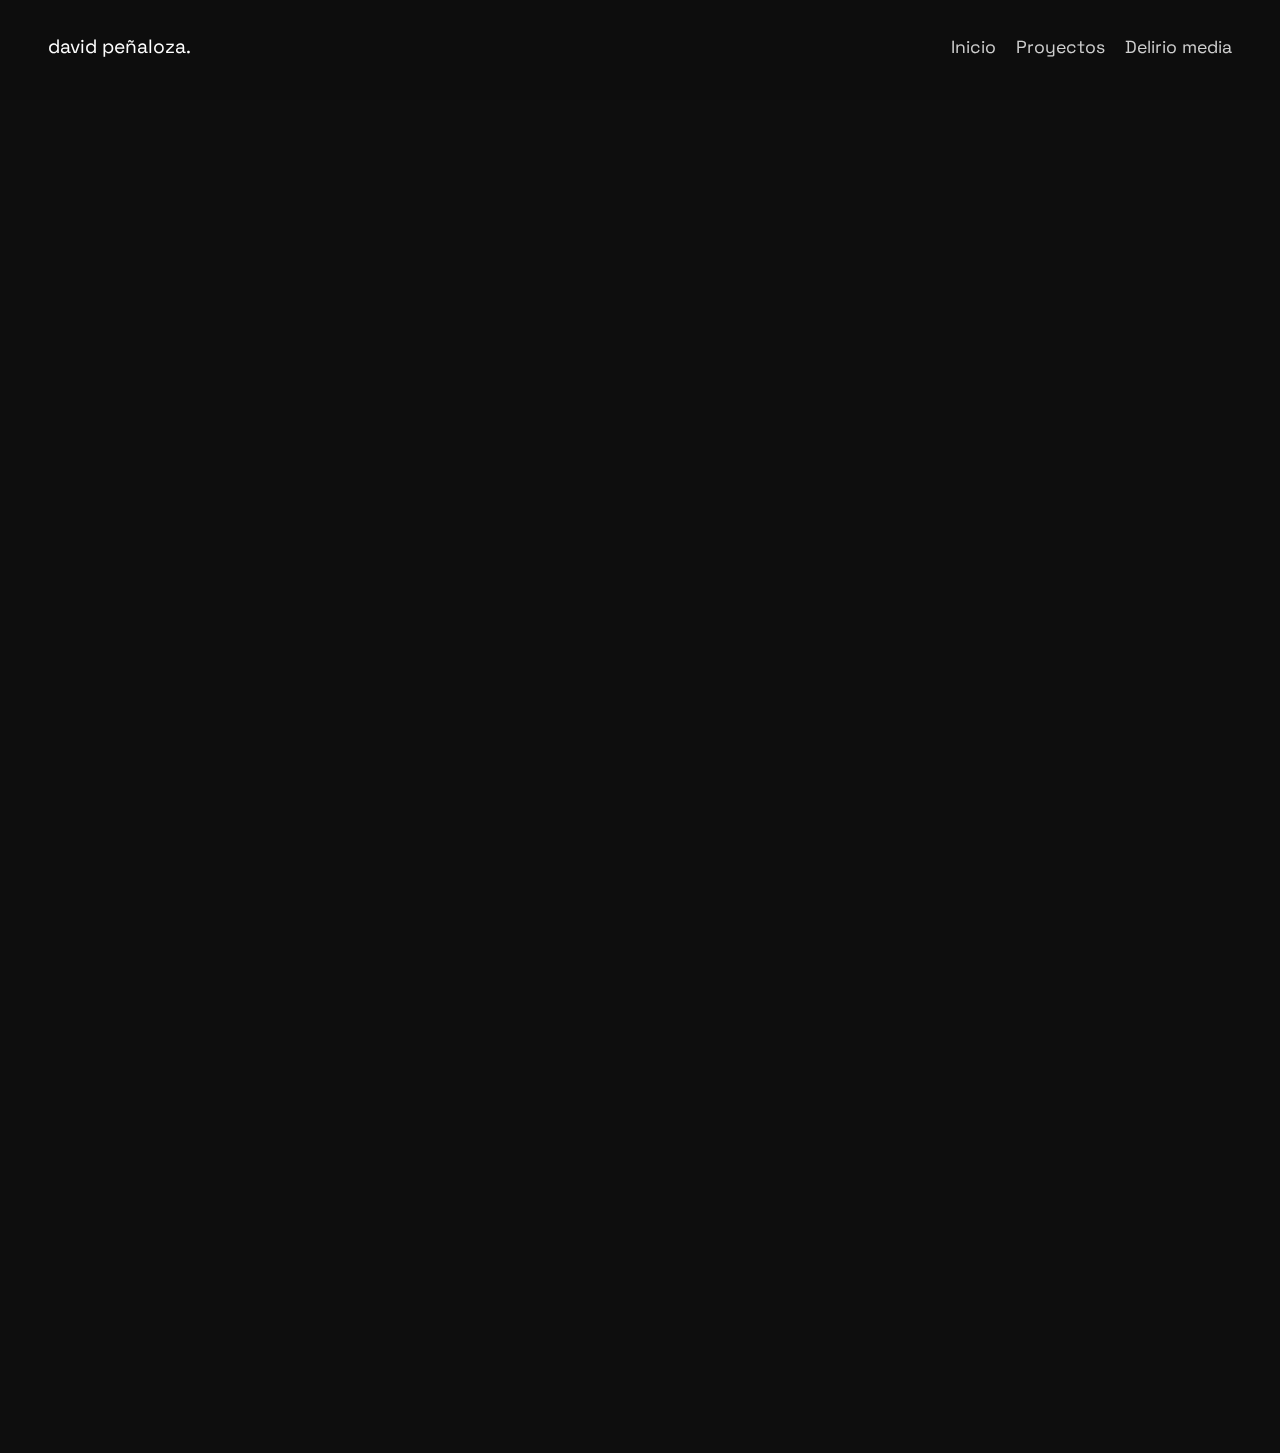
<file: impex-forwarders.html>
<!DOCTYPE html>
<html lang="en">

<head>
    <meta charset="UTF-8">
    <meta name="viewport" content="width=device-width, initial-scale=1.0">
    <link rel="stylesheet" href="style.css">
       <link rel="preconnect" href="https://fonts.googleapis.com" />
    <link rel="preconnect" href="https://fonts.gsoftware-itemic.com" crossorigin />
    <link
        href="https://fonts.googleapis.com/css2?family=Host+Grotesk:ital,wght@0,300..800;1,300..800&family=Jost:ital,wght@0,100..900;1,100..900&family=Space+Grotesk:wght@300..700&display=swap"
        rel="stylesheet" />
    <title>David Peñaloza - Portafolio Web</title>
</head>

<body>
    <nav class="nav" data-js="nav">
        <div class="nav-container">
            <div class="logo">David Peñaloza.</div>
            <input type="checkbox" id="nav-toggle" class="nav-toggle-input" hidden>
            <label for="nav-toggle" class="nav-toggle-label" aria-label="Abrir menú">☰</label>
            <label for="nav-toggle" class="nav-backdrop"></label>
            <div class="nav-drawer">
                <ul id="primary-menu" class="nav-links">
                    <li><a href="/index.html">Inicio</a></li>
                    <li><a href="/proyectos.html">Proyectos</a></li>
                    <li><a href="/deliriomedia.html">Delirio media</a></li>
                </ul>
            </div>
        </div>
    </nav>

<section class="project-template">

  <!-- HERO -->
  <header class="project-hero">
    <div class="project-hero__title reveal reveal--up delay-1">
      <h1>Impex Forwarders</h1>
    </div>

    <div class="project-hero__overview reveal reveal--up delay-2">
      <span class="project-label">Overview</span>
      <p>
       Diseño de landing page para empresa de logística internacional en México.
      </p>
    </div>
  </header>

  <!-- HERO MEDIA -->
  <section class="project-media-grid">
    <figure class="project-media-card reveal reveal--up delay-2">
      <img src="media/impex-web-portfolio-mock-1.png" alt="Preview principal del proyecto">
    </figure>

    <figure class="project-media-card reveal reveal--up delay-3">
      <img src="media/impex-web-portfolio-mock-2.png" alt="Preview secundario del proyecto">
    </figure>
  </section>

  <!-- META -->
  <section class="project-meta reveal reveal--fade delay-3">
    <div class="project-meta__arrow">↳</div>

    <div class="project-meta__item">
      <span class="project-label">Año</span>
      <p>2025</p>
    </div>

    <div class="project-meta__item">
      <span class="project-label">Rol</span>
      <p>Web Designer</p>
    </div>

    <div class="project-meta__item">
      <span class="project-label">Servicios</span>
      <p>Diseño web<br>Maquetación web</p>
    </div>
  </section>

  <!-- CONTENT BLOCK -->
  <section class="project-content-grid">
    <div class="project-content-grid__title reveal reveal--up">
      <h2>Acerca del proyecto</h2>
    </div>

    <div class="project-content-grid__text reveal reveal--up delay-1">
      <h3>Goal</h3>
      <p>
    El objetivo del proyecto fue crear una identidad visual elegante y un sitio web moderno que reflejara la experiencia y la versatilidad de sus servicios, al mismo tiempo que mejorara la experiencia del usuario, facilitara la navegación y la obtención de leads.
      </p>
    </div>
  </section>

  <!-- BOTTOM NAV -->
  <section class="project-bottom-nav reveal reveal--fade delay-2">
    <a href="/index.html" class="project-bottom-nav__link">← Regresar al inicio</a>
  </section>

  <!-- FOOTER CONTACT -->
<footer class="project-footer reveal reveal--fade delay-3">
  <div class="project-footer__title">Let’s get in touch</div>

  <div class="project-footer__socials">
    <a href="https://www.linkedin.com/in/david-pe%C3%B1aloza-92a245201/" target="_blank" rel="noopener noreferrer" class="project-chip">LinkedIn</a>
    <a href="mailto:dpzrz66@gmail.com" class="project-chip">Enviar mail</a>
  </div>

  <div class="project-footer__meta">David Peñaloza</div>
</footer>

</section>
</file>
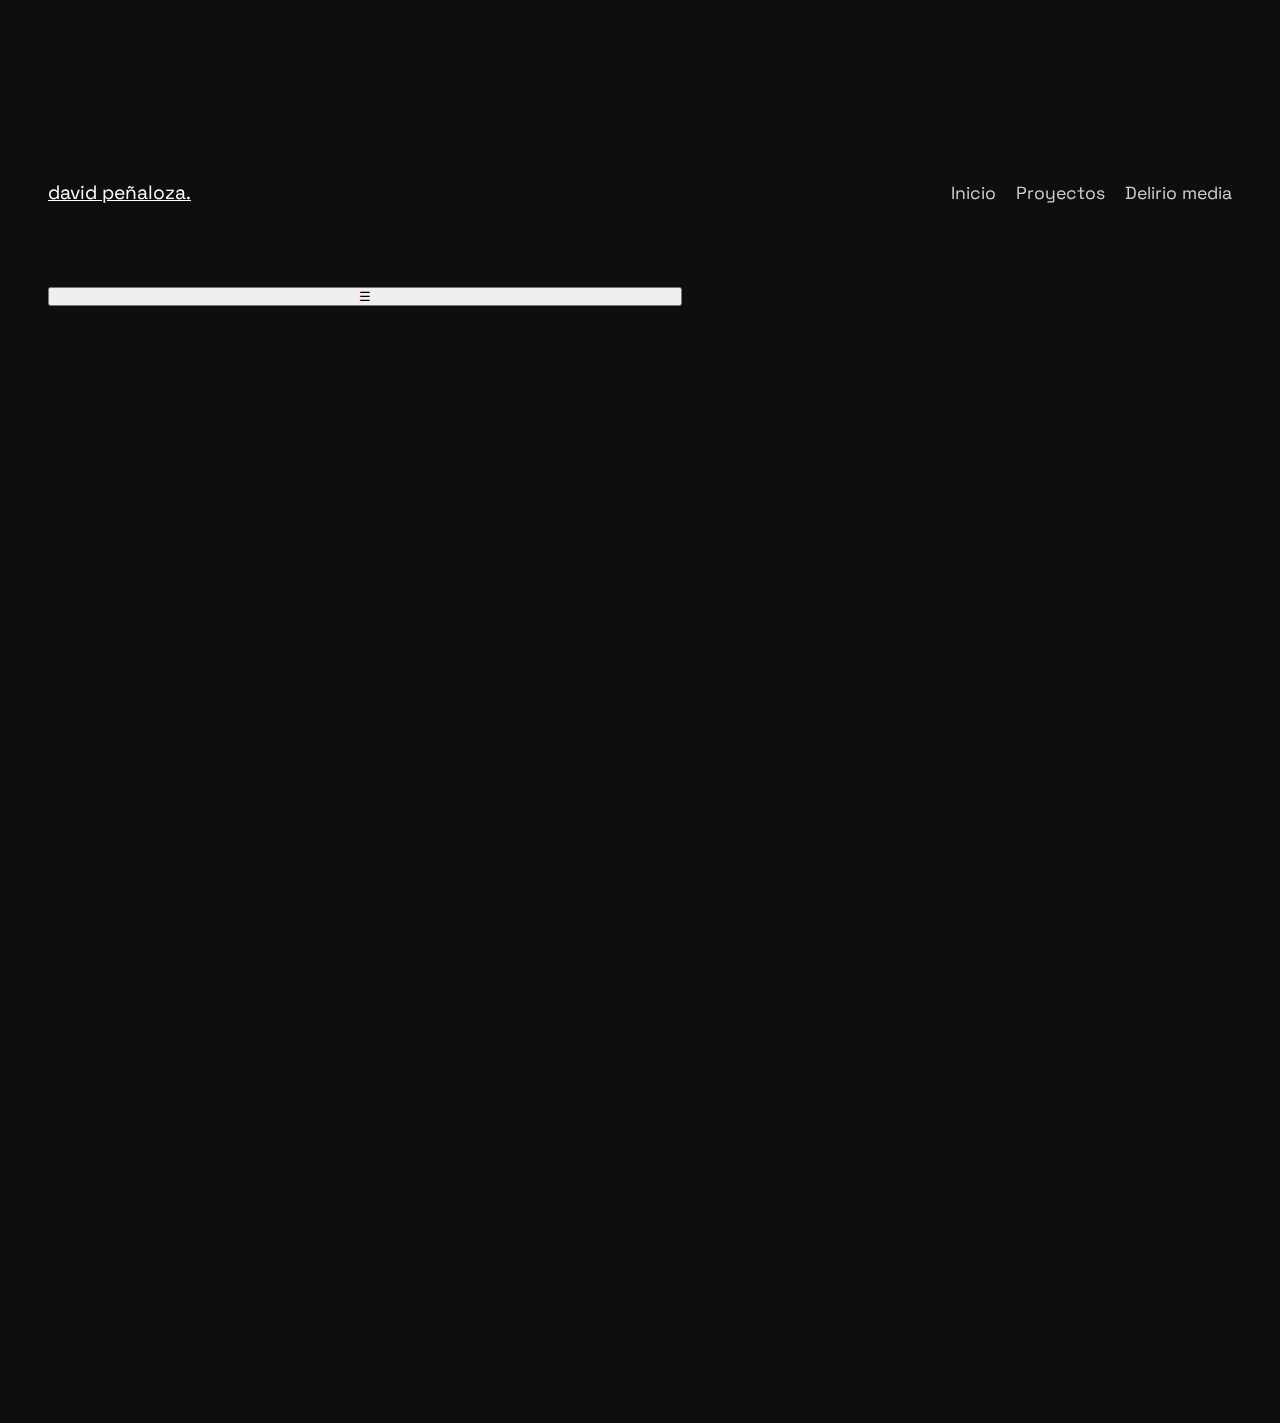
<file: intelligentia.html>
<!DOCTYPE html>
<html lang="es">

<head>
    <meta charset="UTF-8">
    <meta name="viewport" content="width=device-width, initial-scale=1.0">
    <link rel="stylesheet" href="style.css">
    <link rel="preconnect" href="https://fonts.googleapis.com" />
    <link rel="preconnect" href="https://fonts.gstatic.com" crossorigin />
    <link
        href="https://fonts.googleapis.com/css2?family=Host+Grotesk:ital,wght@0,300..800;1,300..800&family=Jost:ital,wght@0,100..900;1,100..900&family=Space+Grotesk:wght@300..700&display=swap"
        rel="stylesheet" />
    <title>Intelligentia T&T — David Peñaloza</title>
</head>

<body>

    <nav class="nav" data-js="nav">
        <div class="nav-container">
            <a href="/index.html" class="logo">David Peñaloza.</a>
            <input type="checkbox" id="nav-toggle" class="nav-toggle-input" hidden>
            <label for="nav-toggle" class="nav-toggle-label" aria-label="Abrir menú">☰</label>
            <label for="nav-toggle" class="nav-backdrop"></label>
            <div class="nav-drawer">
                <ul id="primary-menu" class="nav-links">
                    <li><a href="/index.html">Inicio</a></li>
                    <li><a href="/proyectos.html">Proyectos</a></li>
                    <li><a href="/deliriomedia.html">Delirio media</a></li>
                </ul>
            </div>
        </div>
    </nav>

    <section class="project-template">

        <!-- HERO -->
        <header class="project-hero">
            <div class="project-hero__title reveal reveal--up delay-1">
                <h1>Intelligentia T&T</h1>
            </div>

            <div class="project-hero__overview reveal reveal--up delay-2">
                <span class="project-label">Overview</span>
                <p>Diseño de logotipo para empresa del sector de construción en México.
                </p>
            </div>
        </header>

        <!-- HERO MEDIA -->
        <section class="project-media-grid">
            <figure class="project-media-card reveal reveal--up delay-2">
                <img src="media/intelligentia-cover.png" alt="Preview principal del proyecto">
            </figure>

            <figure class="project-media-card reveal reveal--up delay-3">
                <img src="media/intelligentia-mocks.png" alt="Preview secundario del proyecto">
            </figure>
        </section>

        <!-- META -->
        <section class="project-meta reveal reveal--fade delay-3">
            <div class="project-meta__arrow">↳</div>

            <div class="project-meta__item">
                <span class="project-label">Año</span>
                <p>2025</p>
            </div>

            <div class="project-meta__item">
                <span class="project-label">Rol</span>
                <p>Branding Designer</p>
            </div>

            <div class="project-meta__item">
                <span class="project-label">Servicios</span>
                <p>Branding<br>Diseño de logotipo</p>
            </div>
        </section>

        <!-- CONTENT BLOCK -->
        <section class="project-content-grid">
            <div class="project-content-grid__title reveal reveal--up">
                <h2>Acerca del proyecto</h2>
            </div>

            <div class="project-content-grid__text reveal reveal--up delay-1">
                <p>
                    El objetivo del proyecto fue crear un logotipo moderno y profesional que reflejara la identidad de Intelligentia T&T como una empresa innovadora en el sector de construcción. El diseño se centró en transmitir confianza, solidez y tecnología, utilizando formas geométricas y una paleta de colores sobria.
                </p>
            </div>
        </section>

        <!-- BOTTOM NAV -->
      <section class="project-bottom-nav reveal reveal--fade delay-2">
    <a href="/proyectos.html" class="project-bottom-nav__link">← Todos los proyectos</a>
</section>

        <!-- FOOTER -->
        <footer class="project-footer reveal reveal--fade delay-3">
            <div class="project-footer__title">Let's get in touch</div>

            <div class="project-footer__socials">
                <a href="https://www.linkedin.com/in/david-pe%C3%B1aloza-92a245201/"
                   target="_blank" rel="noopener noreferrer"
                   class="project-chip">LinkedIn</a>
                <a href="mailto:dpzrz66@gmail.com" class="project-chip">Enviar mail</a>
            </div>

            <div class="project-footer__meta">David Peñaloza</div>

            <div class="footer-clock" id="footerClock">
                <span class="footer-clock__time" id="clockTime">--:--:--</span>
                <span class="footer-clock__detail" id="clockDetail">--- · ---</span>
            </div>
        </footer>

    </section>

    <script src="script.js"></script>

</body>
</html>
</file>
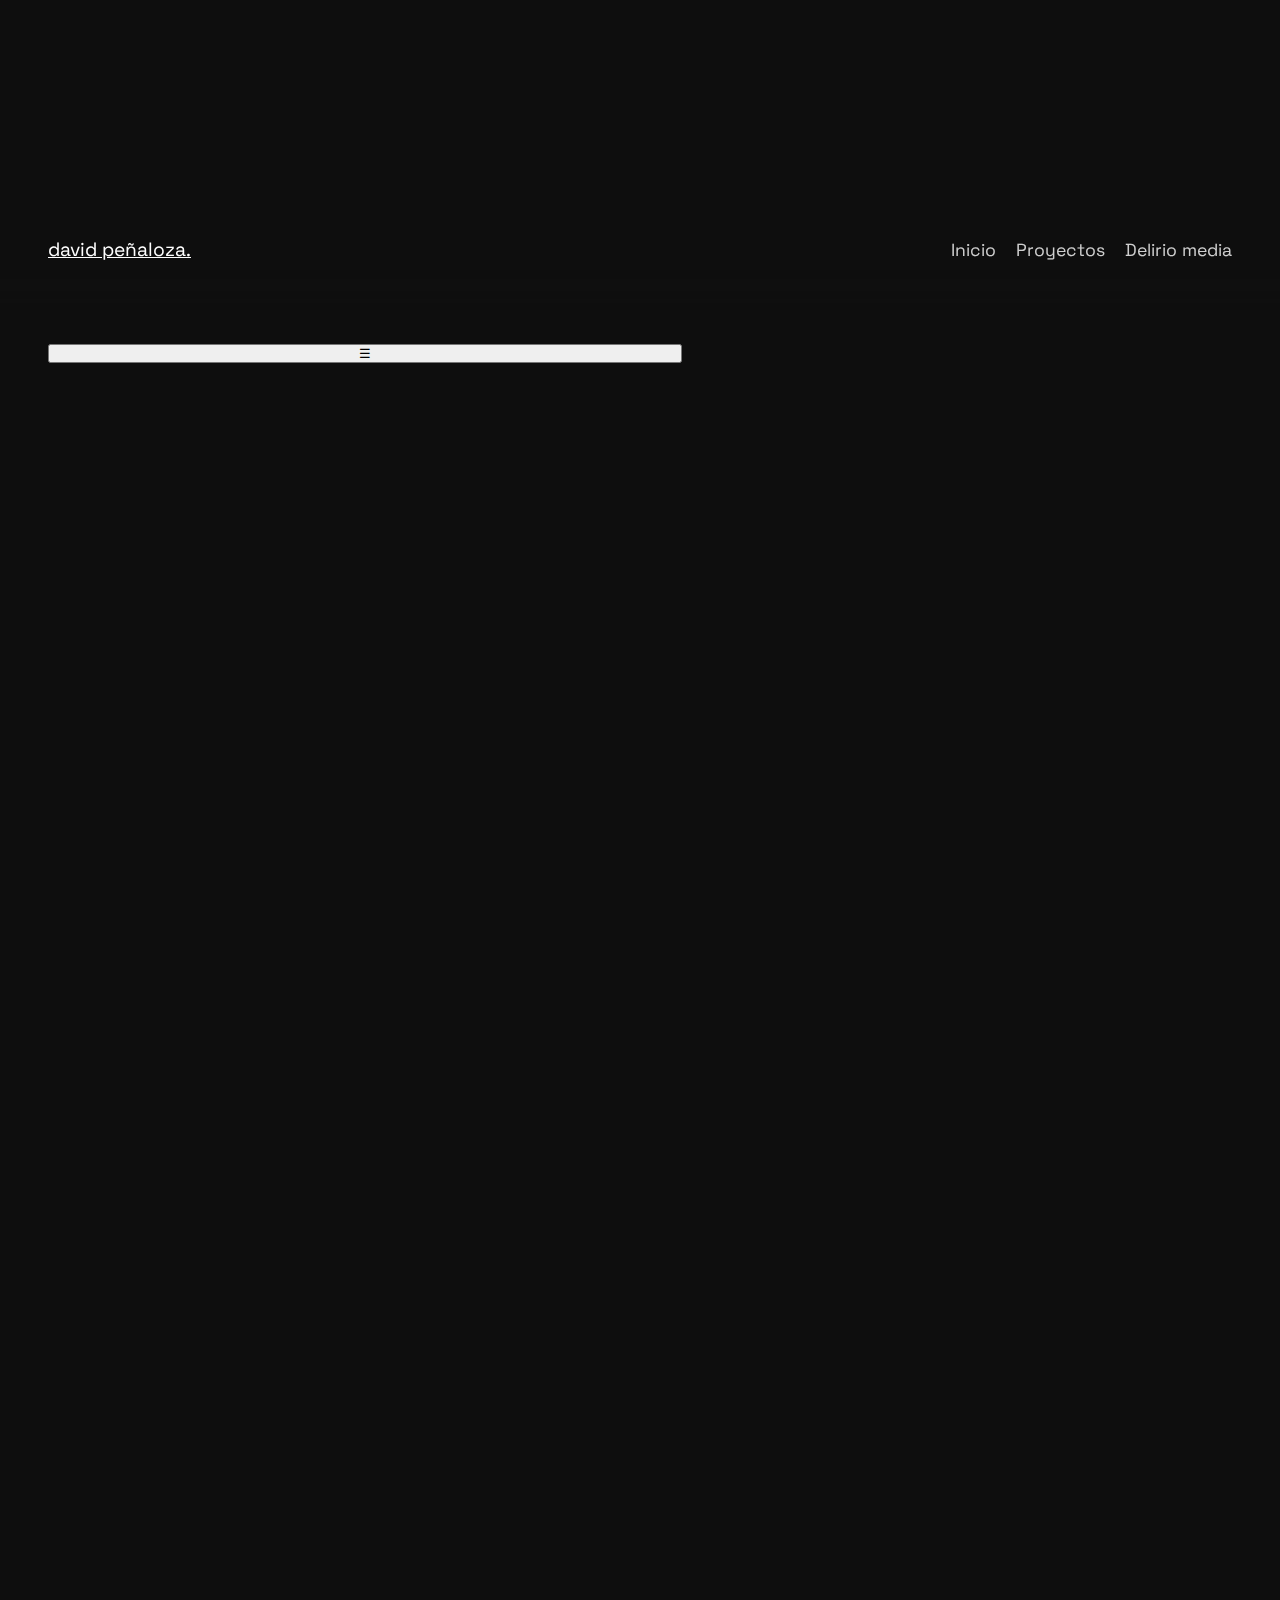
<file: la-brujeria.html>
<!DOCTYPE html>
<html lang="es">

<head>
    <meta charset="UTF-8">
    <meta name="viewport" content="width=device-width, initial-scale=1.0">
    <link rel="stylesheet" href="style.css">
    <link rel="preconnect" href="https://fonts.googleapis.com" />
    <link rel="preconnect" href="https://fonts.gstatic.com" crossorigin />
    <link
        href="https://fonts.googleapis.com/css2?family=Host+Grotesk:ital,wght@0,300..800;1,300..800&family=Jost:ital,wght@0,100..900;1,100..900&family=Space+Grotesk:wght@300..700&display=swap"
        rel="stylesheet" />
    <title>La Brujería — David Peñaloza</title>
</head>

<body>

    <nav class="nav" data-js="nav">
        <div class="nav-container">
            <a href="/index.html" class="logo">David Peñaloza.</a>

            <input type="checkbox" id="nav-toggle" class="nav-toggle-input" hidden>
            <label for="nav-toggle" class="nav-toggle-label" aria-label="Abrir menú">☰</label>
            <label for="nav-toggle" class="nav-backdrop"></label>

            <div class="nav-drawer">
                <ul id="primary-menu" class="nav-links">
                    <li><a href="/index.html">Inicio</a></li>
                    <li><a href="/proyectos.html">Proyectos</a></li>
                    <li><a href="/deliriomedia.html">Delirio media</a></li>
                </ul>
            </div>
        </div>
    </nav>

    <section class="project-template">

        <!-- HERO -->
        <header class="project-hero">
            <div class="project-hero__title reveal reveal--up delay-1">
                <h1>La Brujería</h1>
            </div>

            <div class="project-hero__overview reveal reveal--up delay-2">
                <span class="project-label">Overview</span>
                <p>
                    Proyecto independiente de diseño web de un ecommerce y fotomontaje
                    para una empresa de productos cosméticos en Islandia.
                </p>
            </div>
        </header>

        <!-- HERO MEDIA -->
        <section class="project-media-grid">
            <figure class="project-media-card reveal reveal--up delay-2">
                <img src="media/la-brujeria-web-mock-1.png" alt="Preview principal del proyecto">
            </figure>

            <figure class="project-media-card reveal reveal--up delay-3">
                <img src="media/la-brujeria-web-mock-2.png" alt="Preview secundario del proyecto">
            </figure>
        </section>

        <!-- META -->
        <section class="project-meta reveal reveal--fade delay-3">
            <div class="project-meta__arrow">↳</div>

            <div class="project-meta__item">
                <span class="project-label">Año</span>
                <p>2025</p>
            </div>

            <div class="project-meta__item">
                <span class="project-label">Rol</span>
                <p>Web Designer<br>Photomontage<br>Social Media Designer</p>
            </div>

            <div class="project-meta__item">
                <span class="project-label">Servicios</span>
                <p>Diseño web<br>Maquetación web<br>Fotomontaje<br>Social Media Design<br>Liquid</p>
            </div>
        </section>

        <!-- CONTENT BLOCK -->
        <section class="project-content-grid">
            <div class="project-content-grid__title reveal reveal--up">
                <h2>Acerca del proyecto</h2>
            </div>

            <div class="project-content-grid__text reveal reveal--up delay-1">
                   <p> El objetivo del proyecto fue desarrollar una tienda en Shopify que reflejara
                    la identidad de la marca y ofreciera una experiencia de compra más sólida y flexible.<br><br>

                    Para lograrlo, se migró el sitio completo desde Wix a Shopify, optimizando
                    la estructura del ecommerce y mejorando su capacidad de crecimiento.<br><br>

                    Además, se diseñaron e implementaron widgets personalizados en Liquid para
                    adaptar la plantilla base de Shopify a las necesidades específicas del proyecto,
                    incorporando funcionalidades adicionales y una presentación más cuidada de los productos.<br><br>

                    Como parte del proceso creativo, también se generaron imágenes con inteligencia
                    artificial para mejorar la calidad visual de las fotografías de producto, las cuales
                    posteriormente se utilizaron en contenidos y publicaciones para las redes sociales
                    de la marca.<br><br>

                    Finalmente, se integró un sistema de tickets para eventos dentro del ecommerce,
                    permitiendo a la marca gestionar y vender accesos directamente desde su tienda en
                    línea y ampliando las funcionalidades de la plataforma más allá de la venta
                    tradicional de productos.
                </p>
            </div>
        </section>

        <!-- GALLERY -->
        <section class="project-gallery">
            <figure class="project-gallery__item reveal reveal--up">
                <img src="media/la-brujeria-rss-mock-f.png" alt="Pantalla del proyecto 1">
            </figure>

            <figure class="project-gallery__item reveal reveal--up delay-1">
                <img src="media/la-brujeria-producto-mock-f-2.png" alt="Pantalla del proyecto 2">
            </figure>
        </section>

        <!-- BOTTOM NAV -->
        <section class="project-bottom-nav reveal reveal--fade delay-2">
            <a href="/index.html" class="project-bottom-nav__link">← Regresar al inicio</a>
            <a href="https://labrujeria.is/" target="_blank" rel="noopener noreferrer" class="project-bottom-nav__link">Visitar sitio →</a>
        </section>

        <!-- FOOTER -->
        <footer class="project-footer reveal reveal--fade delay-3">
            <div class="project-footer__title">Let's get in touch</div>

            <div class="project-footer__socials">
                <a href="https://www.linkedin.com/in/david-pe%C3%B1aloza-92a245201/"
                   target="_blank" rel="noopener noreferrer"
                   class="project-chip">LinkedIn</a>
                <a href="mailto:dpzrz66@gmail.com" class="project-chip">Enviar mail</a>
            </div>

            <div class="project-footer__meta">David Peñaloza</div>

            <div class="footer-clock" id="footerClock">
                <span class="footer-clock__time" id="clockTime">--:--:--</span>
                <span class="footer-clock__detail" id="clockDetail">--- · ---</span>
            </div>
        </footer>

    </section>

    <script src="script.js"></script>

</body>
</html>
</file>
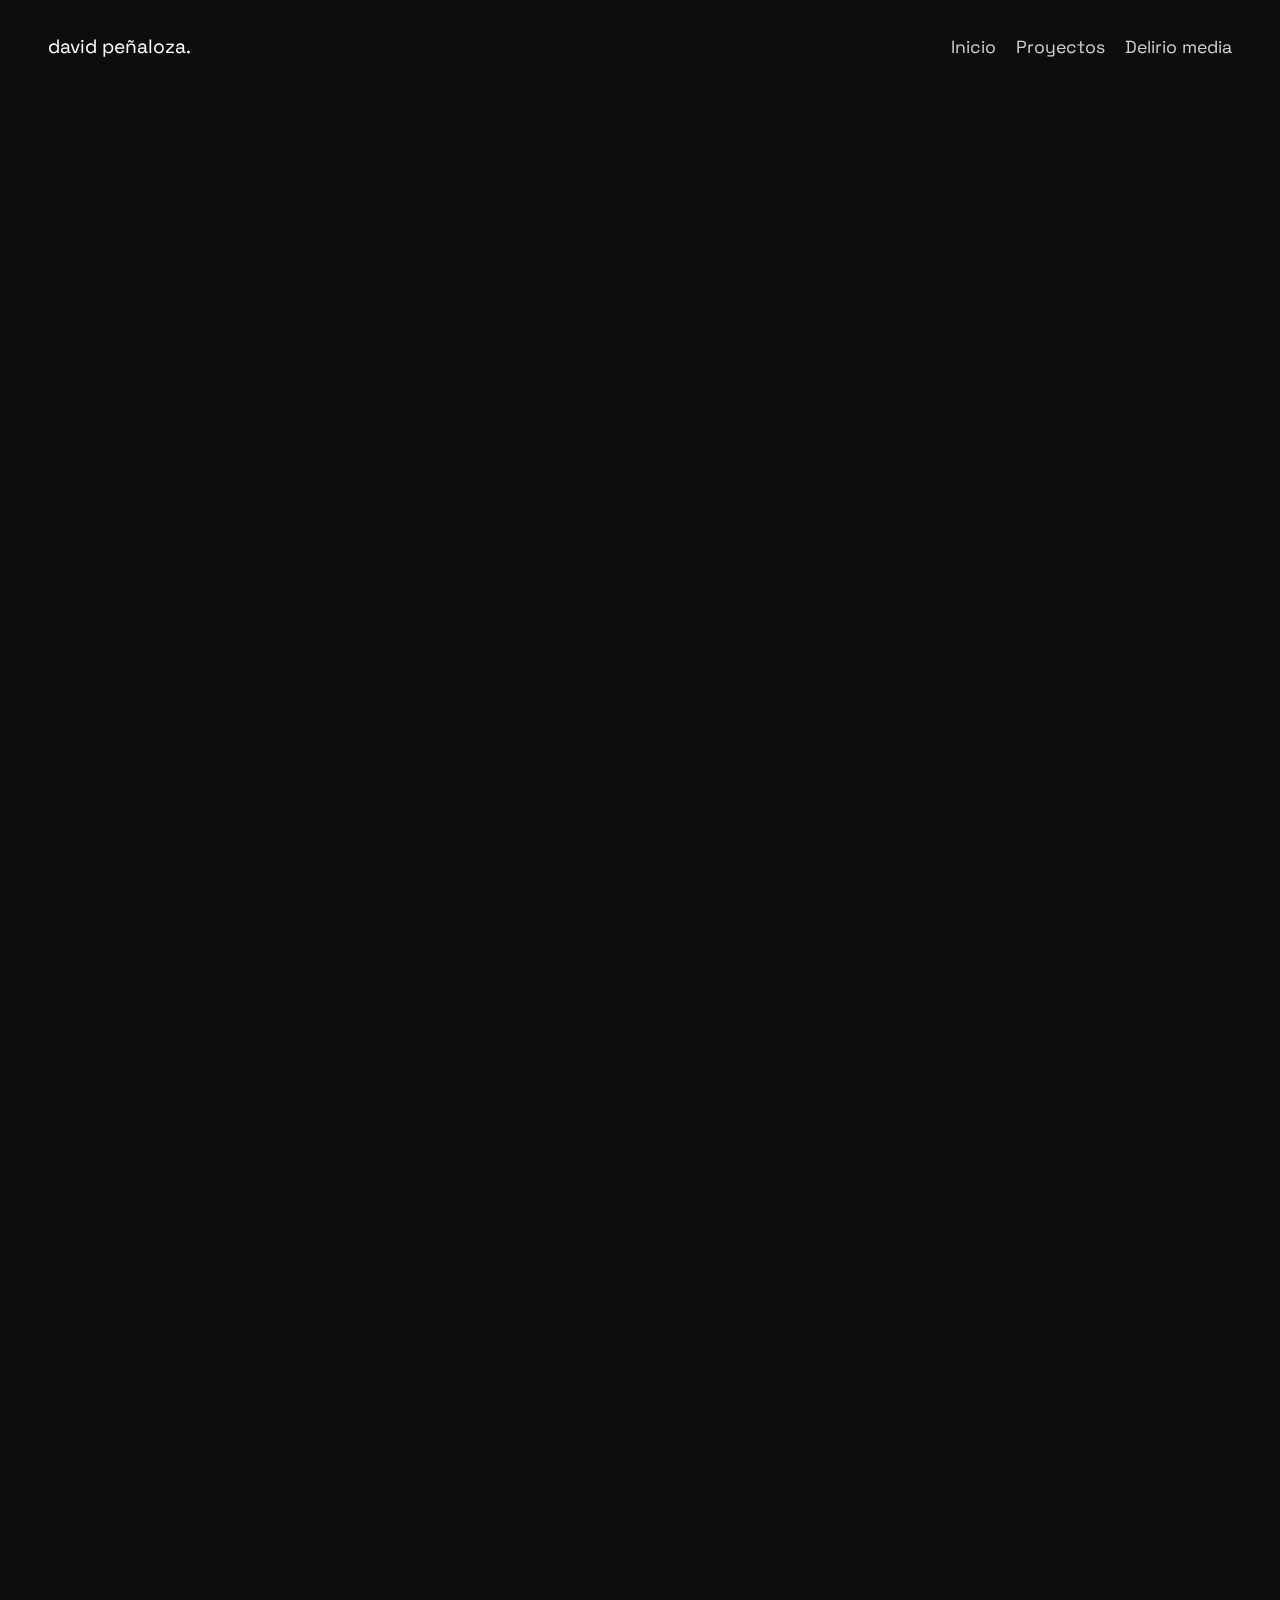
<file: maderas-estufadas.html>
<!DOCTYPE html>
<html lang="en">

<head>
    <meta charset="UTF-8">
    <meta name="viewport" content="width=device-width, initial-scale=1.0">
    <link rel="stylesheet" href="style.css">
       <link rel="preconnect" href="https://fonts.googleapis.com" />
    <link rel="preconnect" href="https://fonts.gsoftware-itemic.com" crossorigin />
    <link
        href="https://fonts.googleapis.com/css2?family=Host+Grotesk:ital,wght@0,300..800;1,300..800&family=Jost:ital,wght@0,100..900;1,100..900&family=Space+Grotesk:wght@300..700&display=swap"
        rel="stylesheet" />
    <title>David Peñaloza - Portafolio Web</title>
</head>

<body>
    <nav class="nav" data-js="nav">
        <div class="nav-container">
            <div class="logo">David Peñaloza.</div>
            <input type="checkbox" id="nav-toggle" class="nav-toggle-input" hidden>
            <label for="nav-toggle" class="nav-toggle-label" aria-label="Abrir menú">☰</label>
            <label for="nav-toggle" class="nav-backdrop"></label>
            <div class="nav-drawer">
                <ul id="primary-menu" class="nav-links">
                    <li><a href="/index.html">Inicio</a></li>
                    <li><a href="/proyectos.html">Proyectos</a></li>
                    <li><a href="/deliriomedia.html">Delirio media</a></li>
                </ul>
            </div>
        </div>
    </nav>

<section class="project-template">

  <!-- HERO -->
  <header class="project-hero">
    <div class="project-hero__title reveal reveal--up delay-1">
      <h1>Maderas estufadas de Durango</h1>
    </div>

    <div class="project-hero__overview reveal reveal--up delay-2">
      <span class="project-label">Overview</span>
      <p>
        Proyecto independiente de diseño web y branding para una empresa de maderas estufadas en Durango, México.
      </p>
    </div>
  </header>

  <!-- HERO MEDIA -->
  <section class="project-media-grid">
    <figure class="project-media-card reveal reveal--up delay-2">
      <img src="media/maderas-estufadas-website-portfolio.png" alt="Preview principal del proyecto">
    </figure>

    <figure class="project-media-card reveal reveal--up delay-3">
      <img src="media/maderas-estufadas-website-2.png" alt="Preview secundario del proyecto">
    </figure>
  </section>

  <!-- META -->
  <section class="project-meta reveal reveal--fade delay-3">
    <div class="project-meta__arrow">↳</div>

    <div class="project-meta__item">
      <span class="project-label">Año</span>
      <p>2024</p>
    </div>

    <div class="project-meta__item">
      <span class="project-label">Rol</span>
      <p>Web Designer<br>Branding Designer</p>
    </div>

    <div class="project-meta__item">
      <span class="project-label">Servicios</span>
      <p>Diseño web<br>Maquetación web<br>Branding</p>
    </div>
  </section>

  <!-- CONTENT BLOCK -->
  <section class="project-content-grid">
    <div class="project-content-grid__title reveal reveal--up">
      <h2>Acerca del proyecto</h2>
    </div>

    <div class="project-content-grid__text reveal reveal--up delay-1">
      <h3>Goal</h3>
      <p>
    El objetivo del proyecto fue crear una identidad visual elegante y un sitio web moderno que reflejara la calidad y el prestigio de sus productos, al mismo tiempo que mejorara la experiencia del usuario y facilitara la navegación por su catálogo de maderas estufadas.
      </p>
    </div>
  </section>

  <!-- GALLERY -->
  <section class="project-gallery">
    <figure class="project-gallery__item reveal reveal--up">
      <img src="media/maderas-estufadas-logo-mock.png" alt="Pantalla del proyecto 1">
    </figure>

    <figure class="project-gallery__item reveal reveal--up delay-1">
      <img src="media/maderas-estufadas-camioneta.png" alt="Pantalla del proyecto 2">
    </figure>
  </section>

  <!-- BOTTOM NAV -->
  <section class="project-bottom-nav reveal reveal--fade delay-2">
    <a href="/index.html" class="project-bottom-nav__link">← Regresar al inicio</a>
    <a href="#" class="project-bottom-nav__link">Siguiente proyecto →</a>
  </section>

  <!-- FOOTER CONTACT -->
<footer class="project-footer reveal reveal--fade delay-3">
  <div class="project-footer__title">Let’s get in touch</div>

  <div class="project-footer__socials">
    <a href="https://www.linkedin.com/in/david-pe%C3%B1aloza-92a245201/" target="_blank" rel="noopener noreferrer" class="project-chip">LinkedIn</a>
    <a href="mailto:dpzrz66@gmail.com" class="project-chip">Enviar mail</a>
  </div>

  <div class="project-footer__meta">David Peñaloza</div>
</footer>

</section>
</file>
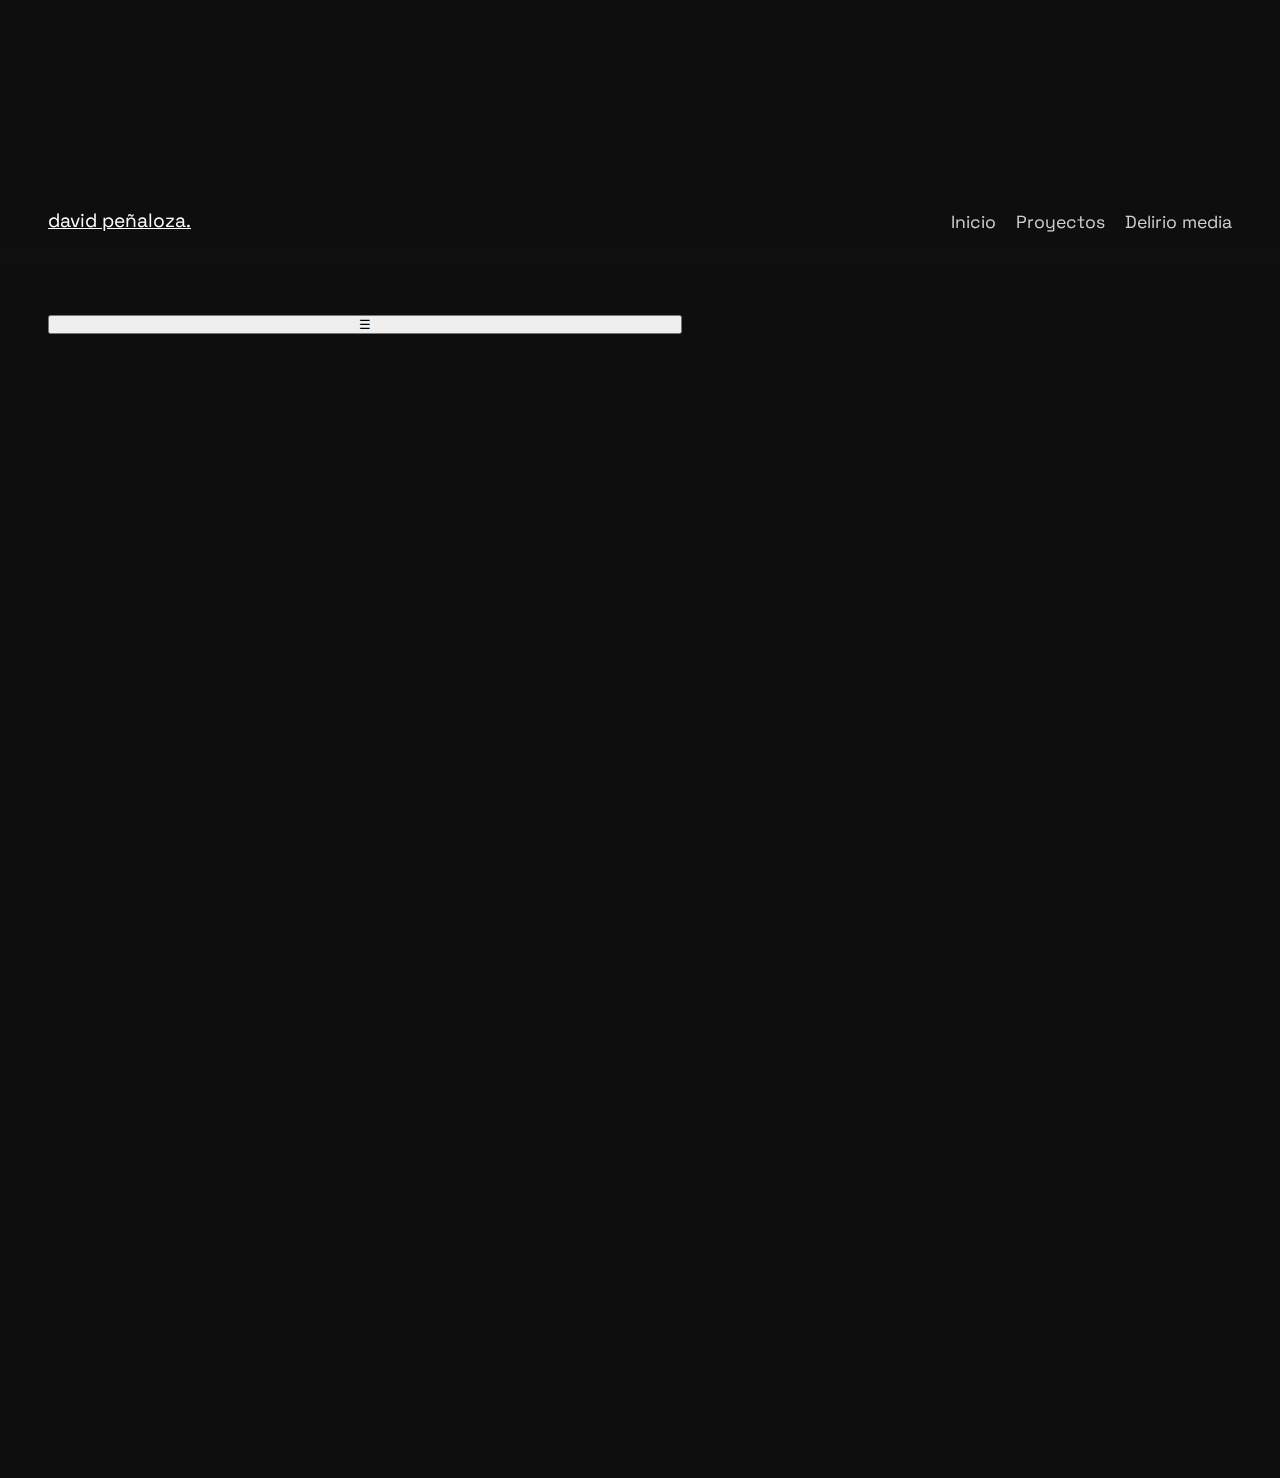
<file: nexus-project.html>
<!DOCTYPE html>
<html lang="es">

<head>
    <meta charset="UTF-8">
    <meta name="viewport" content="width=device-width, initial-scale=1.0">
    <link rel="stylesheet" href="style.css">
    <link rel="preconnect" href="https://fonts.googleapis.com" />
    <link rel="preconnect" href="https://fonts.gstatic.com" crossorigin />
    <link
        href="https://fonts.googleapis.com/css2?family=Host+Grotesk:ital,wght@0,300..800;1,300..800&family=Jost:ital,wght@0,100..900;1,100..900&family=Space+Grotesk:wght@300..700&display=swap"
        rel="stylesheet" />
    <title>Nexus Project — David Peñaloza</title>
</head>

<body>

    <nav class="nav" data-js="nav">
        <div class="nav-container">
            <a href="/index.html" class="logo">David Peñaloza.</a>
            <input type="checkbox" id="nav-toggle" class="nav-toggle-input" hidden>
            <label for="nav-toggle" class="nav-toggle-label" aria-label="Abrir menú">☰</label>
            <label for="nav-toggle" class="nav-backdrop"></label>
            <div class="nav-drawer">
                <ul id="primary-menu" class="nav-links">
                    <li><a href="/index.html">Inicio</a></li>
                    <li><a href="/proyectos.html">Proyectos</a></li>
                    <li><a href="/deliriomedia.html">Delirio media</a></li>
                </ul>
            </div>
        </div>
    </nav>

    <section class="project-template">

        <!-- HERO -->
        <header class="project-hero">
            <div class="project-hero__title reveal reveal--up delay-1">
                <h1>Nexus Project</h1>
            </div>

            <div class="project-hero__overview reveal reveal--up delay-2">
                <span class="project-label">Overview</span>
                <p>Rediseño de logotipo para un medio de comunicación en redes socialesenfoxado en noticias geek y cultura pop.
                </p>
            </div>
        </header>

        <!-- HERO MEDIA -->
        <section class="project-media-grid">
            <figure class="project-media-card reveal reveal--up delay-2">
                <img src="media/nexus-project-cover.png" alt="Preview principal del proyecto">
            </figure>

            <figure class="project-media-card reveal reveal--up delay-3">
                <img src="media/nexus-project-mock-f.png" alt="Preview secundario del proyecto">
            </figure>
        </section>

        <!-- META -->
        <section class="project-meta reveal reveal--fade delay-3">
            <div class="project-meta__arrow">↳</div>

            <div class="project-meta__item">
                <span class="project-label">Año</span>
                <p>2025</p>
            </div>

            <div class="project-meta__item">
                <span class="project-label">Rol</span>
                <p>Branding Designer</p>
            </div>

            <div class="project-meta__item">
                <span class="project-label">Servicios</span>
                <p>Branding<br>Diseño de logotipo</p>
            </div>
        </section>

        <!-- CONTENT BLOCK -->
        <section class="project-content-grid">
            <div class="project-content-grid__title reveal reveal--up">
                <h2>Acerca del proyecto</h2>
            </div>

            <div class="project-content-grid__text reveal reveal--up delay-1">
                <p>
                    El objetivo del proyecto fue rediseñar el logotipo de Nexus Project, ya que el logotipo anterior no reflejaba adecuadamente la identidad de la marca ni su enfoque en noticias geek y cultura pop. El nuevo diseño se centró en crear una identidad visual más divertida, apegada al estilo de los cómics (el cual es el principal enfoque del medio).
                </p>
            </div>
        </section>

        <!-- BOTTOM NAV -->
        <section class="project-bottom-nav reveal reveal--fade delay-2">
    <a href="/proyectos.html" class="project-bottom-nav__link">← Todos los proyectos</a>
</section>

        <!-- FOOTER -->
        <footer class="project-footer reveal reveal--fade delay-3">
            <div class="project-footer__title">Let's get in touch</div>

            <div class="project-footer__socials">
                <a href="https://www.linkedin.com/in/david-pe%C3%B1aloza-92a245201/"
                   target="_blank" rel="noopener noreferrer"
                   class="project-chip">LinkedIn</a>
                <a href="mailto:dpzrz66@gmail.com" class="project-chip">Enviar mail</a>
            </div>

            <div class="project-footer__meta">David Peñaloza</div>

            <div class="footer-clock" id="footerClock">
                <span class="footer-clock__time" id="clockTime">--:--:--</span>
                <span class="footer-clock__detail" id="clockDetail">--- · ---</span>
            </div>
        </footer>

    </section>

    <script src="script.js"></script>

</body>
</html>
</file>
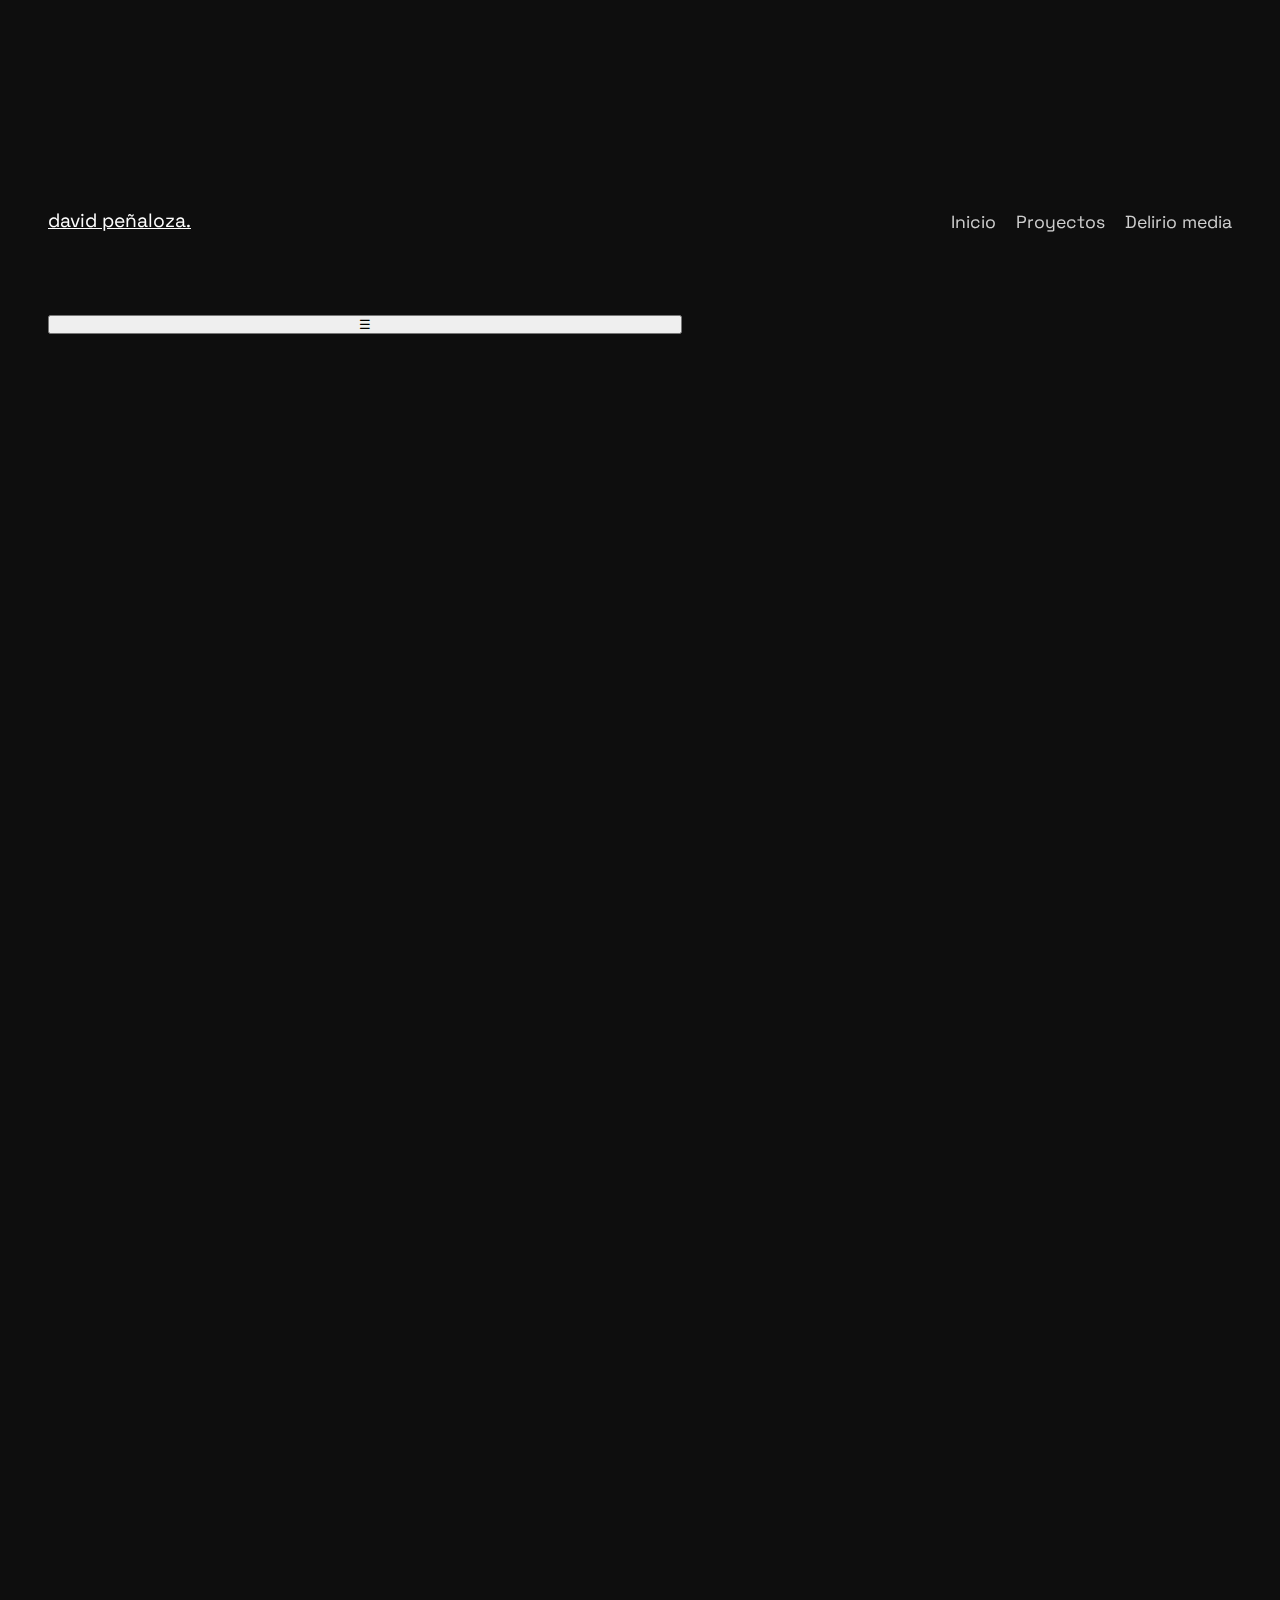
<file: one-up.html>
<!DOCTYPE html>
<html lang="es">

<head>
    <meta charset="UTF-8">
    <meta name="viewport" content="width=device-width, initial-scale=1.0">
    <link rel="stylesheet" href="style.css">
    <link rel="preconnect" href="https://fonts.googleapis.com" />
    <link rel="preconnect" href="https://fonts.gstatic.com" crossorigin />
    <link
        href="https://fonts.googleapis.com/css2?family=Host+Grotesk:ital,wght@0,300..800;1,300..800&family=Jost:ital,wght@0,100..900;1,100..900&family=Space+Grotesk:wght@300..700&display=swap"
        rel="stylesheet" />
    <title>Redes — David Peñaloza</title>
</head>

<body>

    <nav class="nav" data-js="nav">
        <div class="nav-container">
            <a href="/index.html" class="logo">David Peñaloza.</a>
            <input type="checkbox" id="nav-toggle" class="nav-toggle-input" hidden>
            <label for="nav-toggle" class="nav-toggle-label" aria-label="Abrir menú">☰</label>
            <label for="nav-toggle" class="nav-backdrop"></label>
            <div class="nav-drawer">
                <ul id="primary-menu" class="nav-links">
                    <li><a href="/index.html">Inicio</a></li>
                    <li><a href="/proyectos.html">Proyectos</a></li>
                    <li><a href="/deliriomedia.html">Delirio media</a></li>
                </ul>
            </div>
        </div>
    </nav>

    <section class="project-template">

        <!-- HERO -->
        <header class="project-hero">
            <div class="project-hero__title reveal reveal--up delay-1">
                <h1>Banorte One Up</h1>
            </div>

            <div class="project-hero__overview reveal reveal--up delay-2">
                <span class="project-label">Overview</span>
                <p>
                    Contenido para la plataforma para empleados y redes sociales de Banorte para promocionar el servicio de la tarjeta One Up.
                </p>
            </div>
        </header>

        <!-- META -->
        <section class="project-meta reveal reveal--fade delay-3">
            <div class="project-meta__arrow">↳</div>

            <div class="project-meta__item">
                <span class="project-label">Red</span>
                <p>Instagram</p>
            </div>

            <div class="project-meta__item">
                <span class="project-label">Tipo de contenido</span>
                <p>Carrusel</p>
            </div>
        </section>

        <!-- FEED GRID
             Cada post es un carrusel. Agrega todas las imágenes dentro de
             .ig-carousel__track y el JS se encarga del resto.
             Si el post tiene 1 sola imagen, las flechas se ocultan solas.
        -->
        <section class="project-media-grid ig-feed reveal reveal--up delay-1">

            <!-- POST 1 -->
            <figure class="project-media-card ig-post">
                <div class="ig-carousel">
                    <div class="ig-carousel__track">
                        <img src="media/banorte-1-1.jpg" alt="Post 1 imagen 1">
                        <img src="media/banorte-1-1-2.jpg" alt="Post 1 imagen 2">
                    </div>
                    <button class="ig-carousel__btn ig-carousel__btn--prev" aria-label="Anterior">‹</button>
                    <button class="ig-carousel__btn ig-carousel__btn--next" aria-label="Siguiente">›</button>
                    <div class="ig-carousel__dots"></div>
                </div>
                <figcaption class="ig-post__caption">
                    <p>Post acerca del lenguaje gamer en los videojuegos.</p>
                </figcaption>
            </figure>

            <!-- POST 2 -->
            <figure class="project-media-card ig-post">
                <div class="ig-carousel">
                    <div class="ig-carousel__track">
                        <img src="media/banorte-1-2.jpg" alt="Post 2 imagen 1">
                        <img src="media/banorte-2-2.jpg" alt="Post 2 imagen 2">
                        <img src="media/banorte-3-2.jpg" alt="Post 3 imagen 3">
                    </div>
                    <button class="ig-carousel__btn ig-carousel__btn--prev" aria-label="Anterior">‹</button>
                    <button class="ig-carousel__btn ig-carousel__btn--next" aria-label="Siguiente">›</button>
                    <div class="ig-carousel__dots"></div>
                </div>
                <figcaption class="ig-post__caption">
                    <p>Post acerca del lanzamiento del videojuego Donkey Kong Bananza.</p>
                </figcaption>
            </figure>

            <!-- POST 3 — 1 imagen -->
            <figure class="project-media-card ig-post">
                <div class="ig-carousel">
                    <div class="ig-carousel__track">
                        <img src="media/banorte-1-3.jpg" alt="Post 3 imagen 1">
                        <img src="media/banorte-2-3.jpg" alt="Post 3 imagen 2">
                        <img src="media/banorte-3-3.jpg" alt="Post 3 imagen 3">
                        <img src="media/banorte-4-3.jpg" alt="Post 3 imagen 4">
                    </div>
                    <button class="ig-carousel__btn ig-carousel__btn--prev" aria-label="Anterior">‹</button>
                    <button class="ig-carousel__btn ig-carousel__btn--next" aria-label="Siguiente">›</button>
                    <div class="ig-carousel__dots"></div>
                </div>
                <figcaption class="ig-post__caption">
                    <p>Post acerca del lanzamiento del videojuego South Of Midnight.</p>
                </figcaption>
            </figure>

            <!-- POST 4 -->
            <figure class="project-media-card ig-post">
                <div class="ig-carousel">
                    <div class="ig-carousel__track">
                        <img src="media/banorte-1-4.jpg" alt="Post 4 imagen 1">
                        <img src="media/banorte-2-4.jpg" alt="Post 4 imagen 2">
                        <img src="media/banorte-3-4.jpg" alt="Post 4 imagen 3">
                        <img src="media/banorte-4-4.jpg" alt="Post 4 imagen 4">
                        <img src="media/banorte-5-4.jpg" alt="Post 4 imagen 5">
                    </div>
                    <button class="ig-carousel__btn ig-carousel__btn--prev" aria-label="Anterior">‹</button>
                    <button class="ig-carousel__btn ig-carousel__btn--next" aria-label="Siguiente">›</button>
                    <div class="ig-carousel__dots"></div>
                </div>
                <figcaption class="ig-post__caption">
                    <p>Post para guíar al usuario a escoger una bicí ideal para su estilo de vida.</p>
                </figcaption>
            </figure>

            <!-- POST 5 -->
            <figure class="project-media-card ig-post">
                <div class="ig-carousel">
                    <div class="ig-carousel__track">
                        <img src="media/banorte-1-5.jpg" alt="Post 5 imagen 1">
                        <img src="media/banorte-2-5.jpg" alt="Post 5 imagen 2">
                        <img src="media/banorte-3-5.jpg" alt="Post 5 imagen 3">
                        <img src="media/banorte-4-5.jpg" alt="Post 5 imagen 4">
                        <img src="media/banorte-5-5.jpg" alt="Post 5 imagen 5">
                    </div>
                    <button class="ig-carousel__btn ig-carousel__btn--prev" aria-label="Anterior">‹</button>
                    <button class="ig-carousel__btn ig-carousel__btn--next" aria-label="Siguiente">›</button>
                    <div class="ig-carousel__dots"></div>
                </div>
                <figcaption class="ig-post__caption">
                    <p>Post acerca del formal streetwear y como estilizarlo.</p>
                </figcaption>
            </figure>

            <!-- POST 6 -->
            <figure class="project-media-card ig-post">
                <div class="ig-carousel">
                    <div class="ig-carousel__track">
                        <img src="media/banorte-1-6.jpg" alt="Post 6 imagen 1">
                        <img src="media/banorte-2-6.jpg" alt="Post 6 imagen 2">
                        <img src="media/banorte-3-6.jpg" alt="Post 6 imagen 3">
                        <img src="media/banorte-4-6.jpg" alt="Post 6 imagen 4">
                        <img src="media/banorte-5-6.jpg" alt="Post 6 imagen 5">
                    </div>
                    <button class="ig-carousel__btn ig-carousel__btn--prev" aria-label="Anterior">‹</button>
                    <button class="ig-carousel__btn ig-carousel__btn--next" aria-label="Siguiente">›</button>
                    <div class="ig-carousel__dots"></div>
                </div>
                <figcaption class="ig-post__caption">
                    <p>Post acerca de gadgets para smarthphones para grabar y tomar fotografías.</p>
                </figcaption>
            </figure>

        </section>

        <!-- BOTTOM NAV -->
<section class="project-bottom-nav reveal reveal--fade delay-2">
    <a href="/proyectos.html" class="project-bottom-nav__link">← Todos los proyectos</a>
</section>

        <!-- FOOTER -->
        <footer class="project-footer reveal reveal--fade delay-3">
            <div class="project-footer__title">Let's get in touch</div>

            <div class="project-footer__socials">
                <a href="https://www.linkedin.com/in/david-pe%C3%B1aloza-92a245201/"
                   target="_blank" rel="noopener noreferrer"
                   class="project-chip">LinkedIn</a>
                <a href="mailto:dpzrz66@gmail.com" class="project-chip">Enviar mail</a>
            </div>

            <div class="project-footer__meta">David Peñaloza</div>

            <div class="footer-clock" id="footerClock">
                <span class="footer-clock__time" id="clockTime">--:--:--</span>
                <span class="footer-clock__detail" id="clockDetail">--- · ---</span>
            </div>
        </footer>

    </section>

    <script src="script.js"></script>

    <script>
    /* ====== ig carousel ====== */
    document.querySelectorAll('.ig-post').forEach(post => {
        const track   = post.querySelector('.ig-carousel__track');
        const slides  = Array.from(track.querySelectorAll('img'));
        const btnPrev = post.querySelector('.ig-carousel__btn--prev');
        const btnNext = post.querySelector('.ig-carousel__btn--next');
        const dotsEl  = post.querySelector('.ig-carousel__dots');

        if (!slides.length) return;

        let current = 0;

        /* ocultar controles si solo hay 1 imagen */
        if (slides.length === 1) {
            btnPrev.style.display = 'none';
            btnNext.style.display = 'none';
            dotsEl.style.display  = 'none';
        }

        /* crear dots */
        slides.forEach((_, i) => {
            const d = document.createElement('span');
            d.className = 'ig-carousel__dot' + (i === 0 ? ' is-active' : '');
            d.addEventListener('click', e => { e.stopPropagation(); goTo(i); });
            dotsEl.appendChild(d);
        });

        const dots = Array.from(dotsEl.querySelectorAll('.ig-carousel__dot'));

        function goTo(index) {
            current = (index + slides.length) % slides.length;
            track.style.transform = `translateX(-${current * 100}%)`;
            dots.forEach((d, i) => d.classList.toggle('is-active', i === current));
            btnPrev.style.opacity = current === 0 ? '0.35' : '1';
            btnNext.style.opacity = current === slides.length - 1 ? '0.35' : '1';
        }

        btnPrev.addEventListener('click', e => { e.stopPropagation(); goTo(current - 1); });
        btnNext.addEventListener('click', e => { e.stopPropagation(); goTo(current + 1); });

        /* swipe touch */
        let startX = 0;
        track.addEventListener('touchstart', e => { startX = e.touches[0].clientX; }, { passive: true });
        track.addEventListener('touchend', e => {
            const diff = startX - e.changedTouches[0].clientX;
            if (Math.abs(diff) > 40) goTo(diff > 0 ? current + 1 : current - 1);
        });

        goTo(0);
    });
    </script>

</body>
</html>
</file>
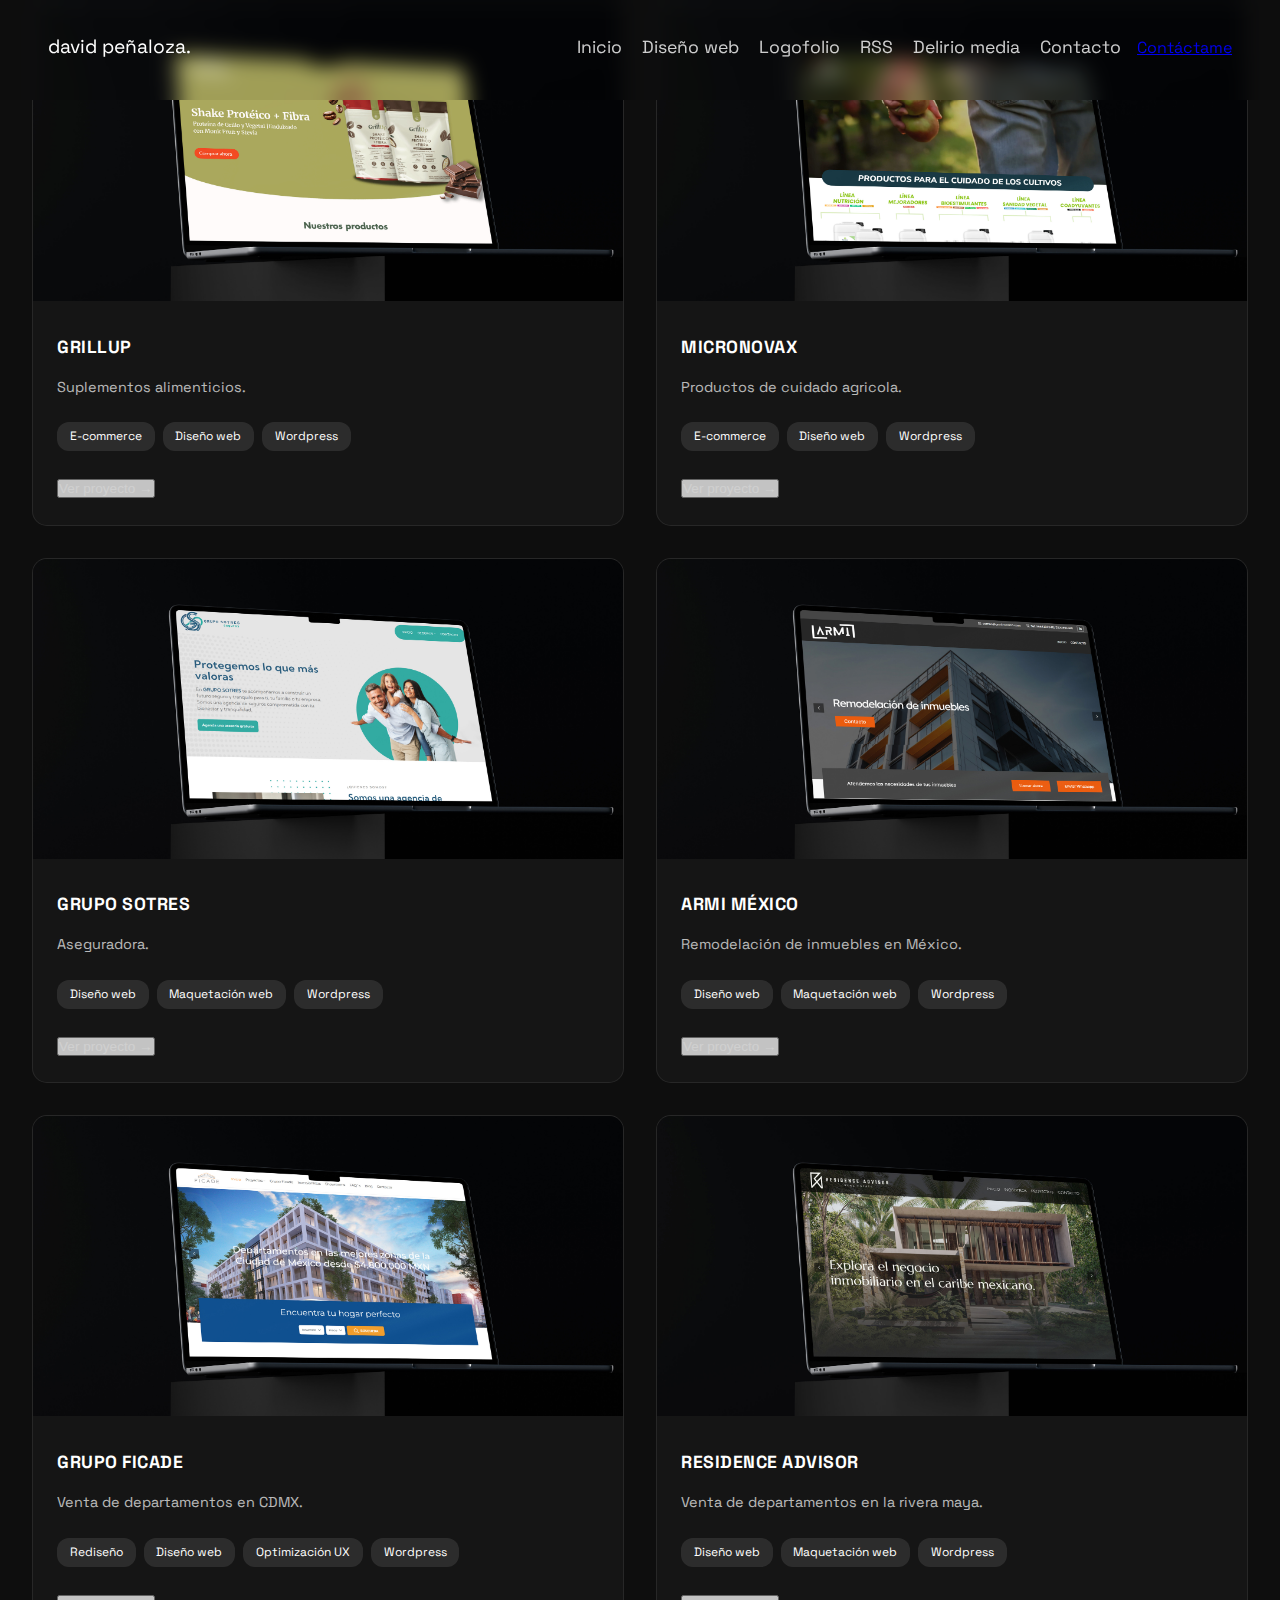
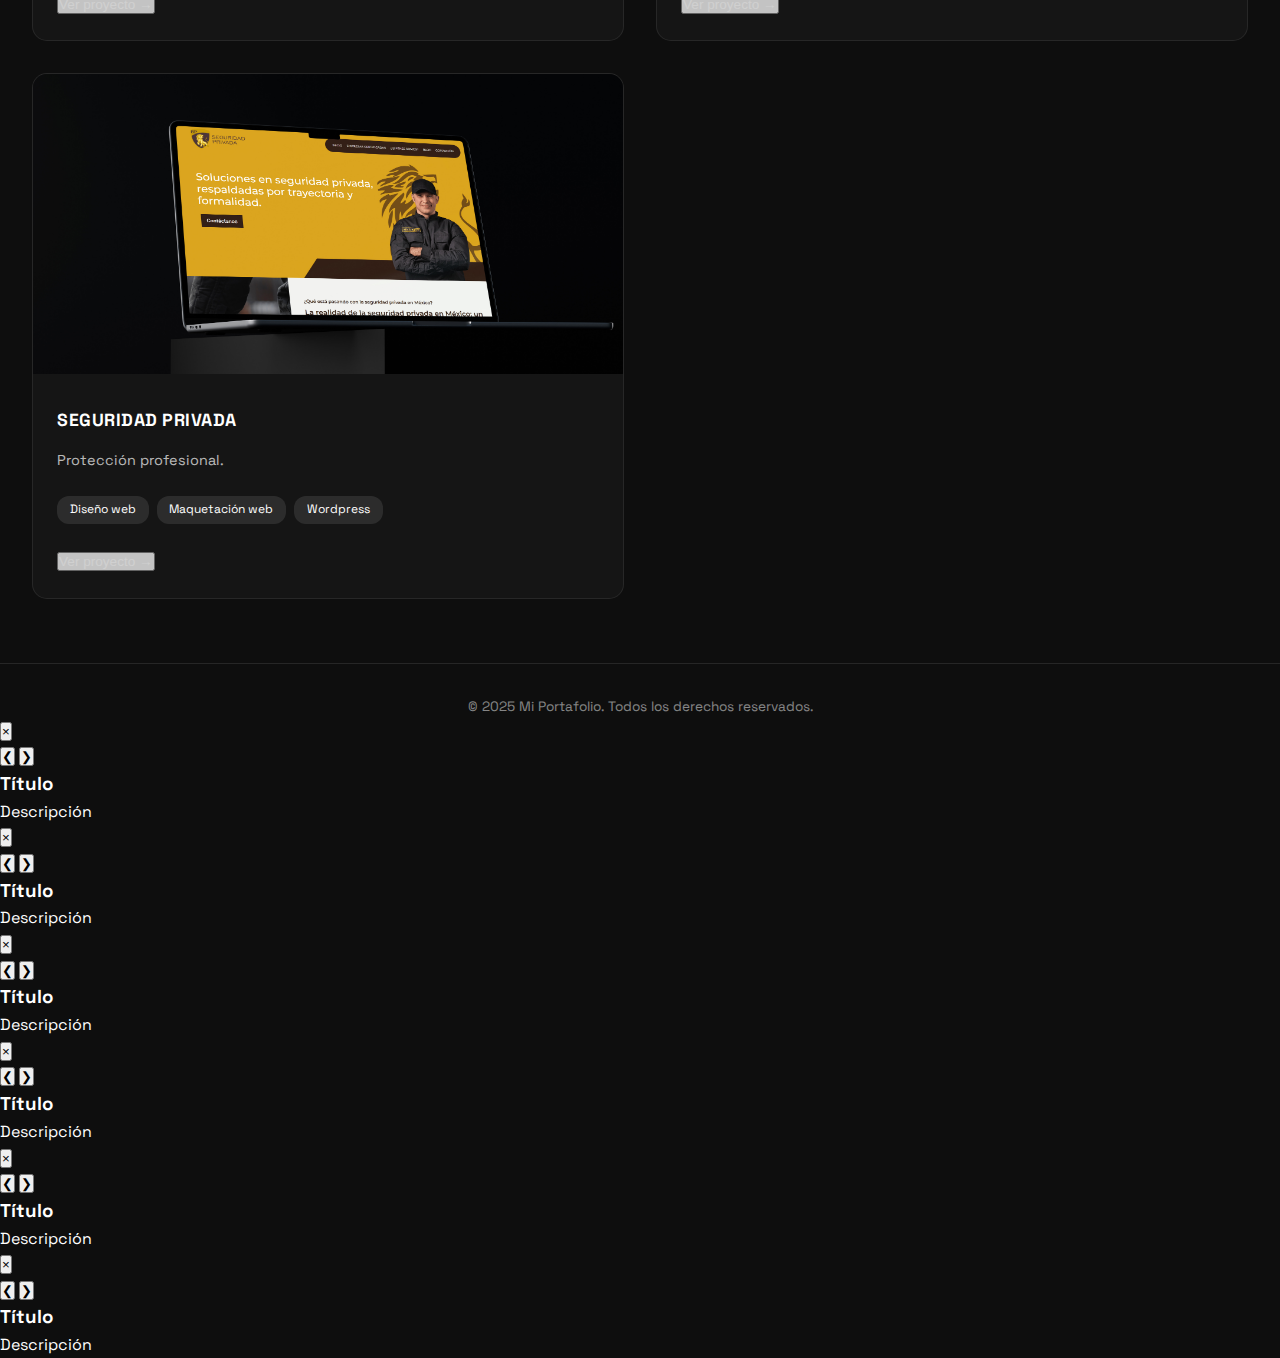
<file: portafolio-web.html>
<!DOCTYPE html>
<html lang="en">

<head>
    <meta charset="UTF-8">
    <meta name="viewport" content="width=device-width, initial-scale=1.0">
    <link rel="stylesheet" href="style.css">
       <link rel="preconnect" href="https://fonts.googleapis.com" />
    <link rel="preconnect" href="https://fonts.gsoftware-itemic.com" crossorigin />
    <link
        href="https://fonts.googleapis.com/css2?family=Host+Grotesk:ital,wght@0,300..800;1,300..800&family=Jost:ital,wght@0,100..900;1,100..900&family=Space+Grotesk:wght@300..700&display=swap"
        rel="stylesheet" />
    <title>David Peñaloza - Portafolio Web</title>
</head>

<body>
<nav class="nav" data-js="nav">
  <div class="nav-container">
    <div class="logo">David Peñaloza.</div>

    <!-- Toggle 100% CSS -->
    <input type="checkbox" id="nav-toggle" class="nav-toggle-input" hidden>
    <label for="nav-toggle" class="nav-toggle-label" aria-label="Abrir menú">☰</label>

    <!-- Fondo (clic para cerrar) -->
    <label for="nav-toggle" class="nav-backdrop"></label>

    <!-- Drawer -->
    <div class="nav-drawer">
      <ul id="primary-menu" class="nav-links">
        <li><a href="/index.html">Inicio</a></li>
        <li><a href="/portafolio-web.html">Diseño web</a></li>
        <li><a href="/logofolio.html">Logofolio</a></li>
        <li><a href="/rss.html">RSS</a></li>
        <li><a href="/deliriomedia.html">Delirio media</a></li>

        <!-- ✅ Enlace solo para mobile -->
        <li class="cta-mobile"><a href="/contacto.html">Contacto</a></li>
      </ul>

      <!-- ✅ Botón solo para desktop -->
      <a href="/contacto.html" class="cta-button">Contáctame</a>
    </div>
  </div>
</nav>

<!--aquí andan las cards de proyectos -->
<section class=" proyectos-grid">
            <div class="proyecto-card">
                <div class="proyecto-placeholder">
                    <img class="proyecto-placeholder" src="media/grillup-mockup-portafolio-3.jpg">
                </div>
                <div class="proyecto-content">
                <h3>Grillup</h3>
                <p>Suplementos alimenticios.</p>
                <div class="proyecto-tech">
                    <span class="tech-tag">E-commerce</span>
                    <span class="tech-tag">Diseño web</span>
                     <span class="tech-tag">Wordpress</span>
                </div>
                <button class="btn-popup proyecto-link"
                data-modal="modal1"
                data-title="Grillup"
                data-desc="Diseño, desarrollo y maquetación web"
                data-images="media/grillup-mockup-portafolio-3.jpg, media/grillup-telefono-mockup.jpg"
                data-link="https://sitio2.testmysite.com.mx/"
                >Ver proyecto →</button>
                </div>
            </div>
            <div class="proyecto-card">
                <div class="proyecto-placeholder">
                    <img class="proyecto-placeholder" src="media/micronovax-mockup-portafolio-3.jpg">
                </div>
                <div class="proyecto-content">
                <h3>Micronovax</h3>
                <p>Productos de cuidado agricola.</p>
                <div class="proyecto-tech">
                    <span class="tech-tag">E-commerce</span>
                    <span class="tech-tag">Diseño web</span>
                     <span class="tech-tag">Wordpress</span>
                </div>
                <button class="btn-popup proyecto-link"
                data-modal="modal2"
                data-title="Micronovax"
                data-desc="Diseño, desarrollo y maquetación web"
                data-images="media/micronovax-mockup-portafolio-3.jpg, media/micronovax-telefono-mockup.jpg"
                 data-link="https://sitio4.testmysite.com.mx/"
                >Ver proyecto →</button>
                </div>
            </div>
            <div class="proyecto-card">
                <div class="proyecto-placeholder">
                    <img class="proyecto-placeholder" src="media/sotres-mockup-portafolio-3.jpg">
                </div>
                <div class="proyecto-content">
                <h3>Grupo Sotres</h3>
                <p>Aseguradora.</p>
                <div class="proyecto-tech">
                    <span class="tech-tag">Diseño web</span>
                    <span class="tech-tag">Maquetación web</span>
                    <span class="tech-tag">Wordpress</span>
                </div>
                <button class="btn-popup proyecto-link"
                data-modal="modal3"
                data-title="Grupo Sotres"
                data-desc="Diseño, desarrollo y maquetación de sitio web"
                data-images="media/sotres-mockup-portafolio-3.jpg, media/sotres-telefono-mockup.jpg"
                data-link="https://gruposotres.com/"
                >Ver proyecto →</button>
                </div>
            </div>
            <div class="proyecto-card">
                <div class="proyecto-placeholder">
                    <img class="proyecto-placeholder" src="media/armi-mockup-portafolio-3.jpg">
                </div>
                <div class="proyecto-content">
                <h3>ARMI México</h3>
                <p>Remodelación de inmuebles en México.</p>
                <div class="proyecto-tech">
                    <span class="tech-tag">Diseño web</span>
                    <span class="tech-tag">Maquetación web</span>
                    <span class="tech-tag">Wordpress</span>
                </div>
                <button class="btn-popup proyecto-link"
                data-modal="modal4"
                data-title="ARMI México"
                data-desc="Diseño, desarrollo y maquetación de sitio web"
                data-images="media/armi-mockup-portafolio-3.jpg, media/armi-telefono-mockup.jpg"
                data-link="https://armimexico.com/"
                >Ver proyecto →</button>
                </div>
            </div>
            <div class="proyecto-card">
                <div class="proyecto-placeholder">
                    <img class="proyecto-placeholder" src="media/ficade-mockup-portafolio-3.jpg">
                </div>
                <div class="proyecto-content">
                <h3>Grupo FICADE</h3>
                <p>Venta de departamentos en CDMX.</p>
                <div class="proyecto-tech">
                    <span class="tech-tag">Rediseño</span>
                    <span class="tech-tag">Diseño web</span>
                    <span class="tech-tag">Optimización UX</span>
                     <span class="tech-tag">Wordpress</span>
                </div>
                <button class="btn-popup proyecto-link"
                data-modal="modal4"
                data-title="Grupo FICADE"
                data-desc="Rediseño y optimización de navegación"
                data-images="media/ficade-mockup-portafolio-3.jpg, media/ficade-telefono-mockup.jpg"
                data-link="https:https://grupoficade.com/"
                >Ver proyecto →</button>
                </div>
            </div>
            <div class="proyecto-card">
                <div class="proyecto-placeholder">
                    <img class="proyecto-placeholder" src="media/resident-mockup-portafolio-3.jpg">
                </div>
                <div class="proyecto-content">
                <h3>Residence Advisor</h3>
                <p>Venta de departamentos en la rivera maya.</p>
                <div class="proyecto-tech">
                    <span class="tech-tag">Diseño web</span>
                    <span class="tech-tag">Maquetación web</span>
                     <span class="tech-tag">Wordpress</span>
                </div>
                <button class="btn-popup proyecto-link"
                data-modal="modal5"
                data-title="Residence Advisor"
                data-desc="Diseño, desarrollo y maquetación web"
                data-images="media/resident-mockup-portafolio-3.jpg, media/residence-telefono-mockup.jpg"
                data-link="https://residenceadvisor.mx/"
                >Ver proyecto →</button>
                </div>
            </div>
            <div class="proyecto-card">
                <div class="proyecto-placeholder">
                    <img class="proyecto-placeholder" src="media/sp-mockup-portafolio-3.jpg">
                </div>
                <div class="proyecto-content">
                <h3>Seguridad Privada</h3>
                <p>Protección profesional.</p>
                <div class="proyecto-tech">
                    <span class="tech-tag">Diseño web</span>
                    <span class="tech-tag">Maquetación web</span>
                    <span class="tech-tag">Wordpress</span>
                </div>
                <button class="btn-popup proyecto-link"
                data-modal="modal6"
                data-title="Seguridad Privada"
                data-desc="Diseño, desarrollo y maquetación web"
                data-images="media/sp-mockup-portafolio-3.jpg, media/sp-telefono-mockup.jpg"
                data-link="https://seguridadprivada.com/"
                >Ver proyecto →</button>
    </section>
</div> <!-- si cerraste todos los divs internos -->
</section>


    <!-- Footer -->
    <footer id="contacto">
        
        
        <div class="footer-bottom">
            <p>&copy; 2025 Mi Portafolio. Todos los derechos reservados.</p>
        </div>
    </footer>




<!-- ✅ Modal 1 -->
<!-- ====== modal1.html ====== -->
<div id="modal1" class="modal" aria-hidden="true">
  <div class="modal-content" role="dialog" aria-modal="true" aria-labelledby="modal-title">
    <!-- cambié a button para mejor accesibilidad -->
    <button class="close-btn" aria-label="Cerrar">&times;</button>

    <div class="carousel-wrapper">
      <div class="carousel-inner"></div>
      <button class="prev" aria-label="Anterior">&#10094;</button>
      <button class="next" aria-label="Siguiente">&#10095;</button>
    </div>

    <div class="modal-text">
      <h3 id="modal-title">Título</h3>
      <p id="modal-description">Descripción</p>
      <div class="modal-link-wrapper" style="display:none;">
        <span class="modal-link-title">Visitar sitio web:</span>
        <a id="modal-link" href="#" target="_blank" class="modal-link"> Abrir enlace</a>
      </div>
    </div>
  </div>
</div>





<!-- ✅ Modal 2 -->
<div id="modal2" class="modal" aria-hidden="true">
  <div class="modal-content" role="dialog" aria-modal="true" aria-labelledby="modal-title">
    <!-- cambié a button para mejor accesibilidad -->
    <button class="close-btn" aria-label="Cerrar">&times;</button>

    <div class="carousel-wrapper">
      <div class="carousel-inner"></div>
      <button class="prev" aria-label="Anterior">&#10094;</button>
      <button class="next" aria-label="Siguiente">&#10095;</button>
    </div>

    <div class="modal-text">
      <h3 id="modal-title">Título</h3>
      <p id="modal-description">Descripción</p>
      <div class="modal-link-wrapper" style="display:none;">
        <span class="modal-link-title">Visitar sitio web:</span>
        <a id="modal-link" href="#" target="_blank" class="modal-link"> Abrir enlace</a>
      </div>
    </div>
  </div>
</div>



<!-- ✅ Modal 3 -->
<div id="modal3" class="modal" aria-hidden="true">
  <div class="modal-content" role="dialog" aria-modal="true" aria-labelledby="modal-title">
    <!-- cambié a button para mejor accesibilidad -->
    <button class="close-btn" aria-label="Cerrar">&times;</button>

    <div class="carousel-wrapper">
      <div class="carousel-inner"></div>
      <button class="prev" aria-label="Anterior">&#10094;</button>
      <button class="next" aria-label="Siguiente">&#10095;</button>
    </div>

    <div class="modal-text">
      <h3 id="modal-title">Título</h3>
      <p id="modal-description">Descripción</p>
      <div class="modal-link-wrapper" style="display:none;">
        <span class="modal-link-title">Visitar sitio web:</span>
        <a id="modal-link" href="#" target="_blank" class="modal-link"> Abrir enlace</a>
      </div>
    </div>
  </div>
</div>



<!-- ✅ Modal 4 -->
<div id="modal4" class="modal" aria-hidden="true">
  <div class="modal-content" role="dialog" aria-modal="true" aria-labelledby="modal-title">
    <!-- cambié a button para mejor accesibilidad -->
    <button class="close-btn" aria-label="Cerrar">&times;</button>

    <div class="carousel-wrapper">
      <div class="carousel-inner"></div>
      <button class="prev" aria-label="Anterior">&#10094;</button>
      <button class="next" aria-label="Siguiente">&#10095;</button>
    </div>

    <div class="modal-text">
      <h3 id="modal-title">Título</h3>
      <p id="modal-description">Descripción</p>
      <div class="modal-link-wrapper" style="display:none;">
        <span class="modal-link-title">Visitar sitio web:</span>
        <a id="modal-link" href="#" target="_blank" class="modal-link"> Abrir enlace</a>
      </div>
    </div>
  </div>
</div>



<!-- ✅ Modal 5 -->
<div id="modal5" class="modal" aria-hidden="true">
  <div class="modal-content" role="dialog" aria-modal="true" aria-labelledby="modal-title">
    <!-- cambié a button para mejor accesibilidad -->
    <button class="close-btn" aria-label="Cerrar">&times;</button>

    <div class="carousel-wrapper">
      <div class="carousel-inner"></div>
      <button class="prev" aria-label="Anterior">&#10094;</button>
      <button class="next" aria-label="Siguiente">&#10095;</button>
    </div>

    <div class="modal-text">
      <h3 id="modal-title">Título</h3>
      <p id="modal-description">Descripción</p>
      <div class="modal-link-wrapper" style="display:none;">
        <span class="modal-link-title">Visitar sitio web:</span>
        <a id="modal-link" href="#" target="_blank" class="modal-link"> Abrir enlace</a>
      </div>
    </div>
  </div>
</div>


<!-- ✅ Modal 6 -->
<div id="modal6" class="modal" aria-hidden="true">
  <div class="modal-content" role="dialog" aria-modal="true" aria-labelledby="modal-title">
    <!-- cambié a button para mejor accesibilidad -->
    <button class="close-btn" aria-label="Cerrar">&times;</button>

    <div class="carousel-wrapper">
      <div class="carousel-inner"></div>
      <button class="prev" aria-label="Anterior">&#10094;</button>
      <button class="next" aria-label="Siguiente">&#10095;</button>
    </div>

    <div class="modal-text">
      <h3 id="modal-title">Título</h3>
      <p id="modal-description">Descripción</p>
      <div class="modal-link-wrapper" style="display:none;">
        <span class="modal-link-title">Visitar sitio web:</span>
        <a id="modal-link" href="#" target="_blank" class="modal-link"> Abrir enlace</a>
      </div>
    </div>
  </div>
</div>




    <!-- aquí empieza el script 1-->
    <script src="script.js"></script>




</body>

</html>
</file>
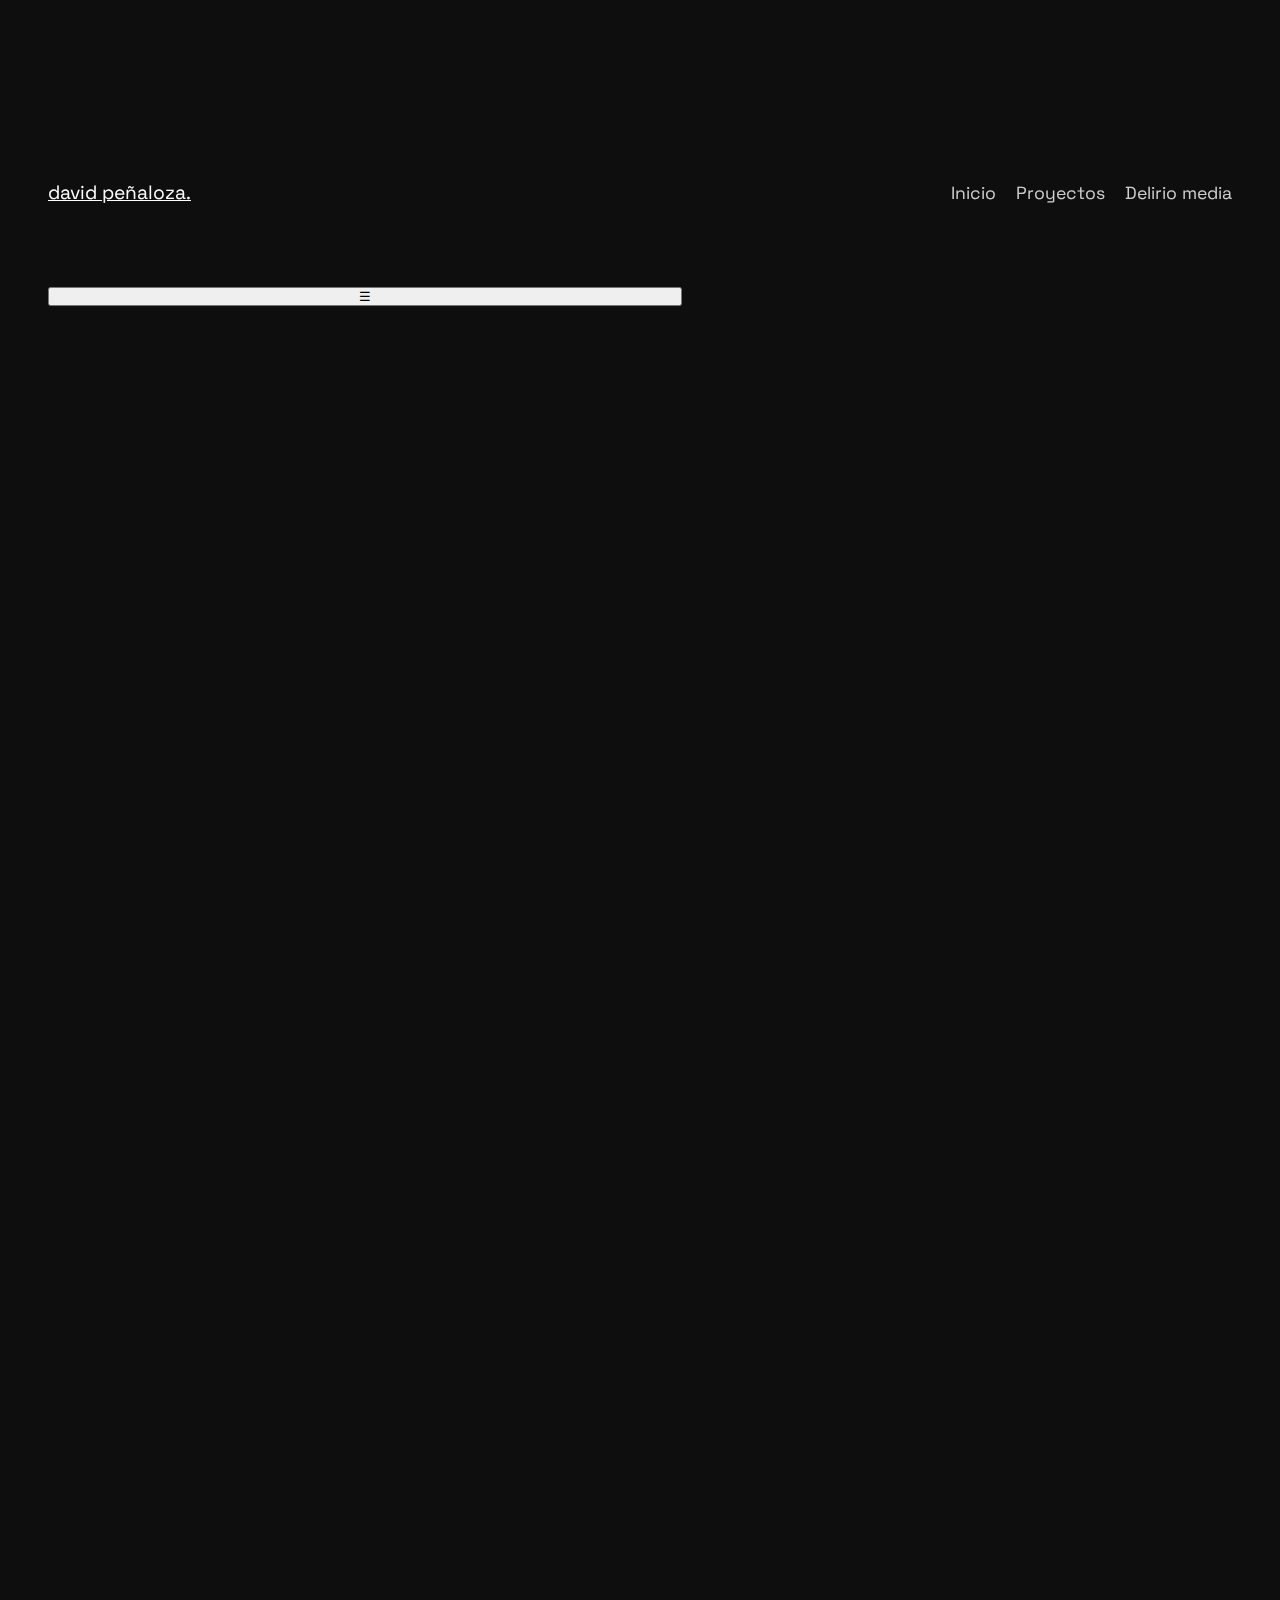
<file: zurbana.html>
<!DOCTYPE html>
<html lang="es">

<head>
    <meta charset="UTF-8">
    <meta name="viewport" content="width=device-width, initial-scale=1.0">
    <link rel="stylesheet" href="style.css">
    <link rel="preconnect" href="https://fonts.googleapis.com" />
    <link rel="preconnect" href="https://fonts.gstatic.com" crossorigin />
    <link
        href="https://fonts.googleapis.com/css2?family=Host+Grotesk:ital,wght@0,300..800;1,300..800&family=Jost:ital,wght@0,100..900;1,100..900&family=Space+Grotesk:wght@300..700&display=swap"
        rel="stylesheet" />
    <title>Zurbana — David Peñaloza</title>
</head>

<body>

    <nav class="nav" data-js="nav">
        <div class="nav-container">
            <a href="/index.html" class="logo">David Peñaloza.</a>
            <input type="checkbox" id="nav-toggle" class="nav-toggle-input" hidden>
            <label for="nav-toggle" class="nav-toggle-label" aria-label="Abrir menú">☰</label>
            <label for="nav-toggle" class="nav-backdrop"></label>
            <div class="nav-drawer">
                <ul id="primary-menu" class="nav-links">
                    <li><a href="/index.html">Inicio</a></li>
                    <li><a href="/proyectos.html">Proyectos</a></li>
                    <li><a href="/deliriomedia.html">Delirio media</a></li>
                </ul>
            </div>
        </div>
    </nav>

    <section class="project-template">

        <!-- HERO -->
        <header class="project-hero">
            <div class="project-hero__title reveal reveal--up delay-1">
                <h1>ZURBANA</h1>
            </div>

            <div class="project-hero__overview reveal reveal--up delay-2">
                <span class="project-label">Overview</span>
                <p>Implementación de un sitio web para una agencia de marketing en USA.</p>
            </div>
        </header>

        <!-- HERO MEDIA -->
        <section class="project-media-grid">
            <figure class="project-media-card reveal reveal--up delay-2">
                <img src="media/zurbana-mockup-home.png" alt="Preview principal del proyecto">
            </figure>

            <figure class="project-media-card reveal reveal--up delay-3">
                <img src="media/zurbanas-mockup-2.png" alt="Preview secundario del proyecto">
            </figure>
        </section>

        <!-- META -->
        <section class="project-meta reveal reveal--fade delay-3">
            <div class="project-meta__arrow">↳</div>

            <div class="project-meta__item">
                <span class="project-label">Año</span>
                <p>2025</p>
            </div>

            <div class="project-meta__item">
                <span class="project-label">Rol</span>
                <p>Web Developer<br>Interaction Designer</p>
            </div>

            <div class="project-meta__item">
                <span class="project-label">Servicios</span>
                <p>Desarrollo web<br>Maquetación web<br>Diseño de interacción<br>Diseño de assets<br>Wordpress</p>
            </div>
        </section>

        <!-- CONTENT BLOCK -->
        <section class="project-content-grid">
            <div class="project-content-grid__title reveal reveal--up">
                <h2>Acerca del proyecto</h2>
            </div>

            <div class="project-content-grid__text reveal reveal--up delay-1">
                <p>
                    El objetivo del proyecto fue diseñar y desarrollar una página web altamente
                    interactiva que respondiera a los requerimientos específicos de experiencia
                    planteados por el cliente, priorizando una navegación dinámica, atractiva y
                    memorable para el usuario.<br><br>

                    Para lograrlo, se conceptualizó desde cero la arquitectura de interacción,
                    definiendo flujos, comportamientos y microinteracciones que transformaran el
                    sitio en una experiencia más lúdica y envolvente, alejándose de esquemas
                    tradicionales y estáticos.<br><br>

                    Como parte del proceso de diseño, se desarrolló el wireframe completo en Figma,
                    estableciendo una base clara de estructura, jerarquía visual y lógica de
                    navegación, lo que permitió validar la propuesta antes de su implementación.<br><br>

                    Adicionalmente, se generaron distintos assets visuales a partir del branding
                    de la marca, incluyendo videos e iconografía personalizada, con el objetivo de
                    reforzar la identidad visual y aportar riqueza gráfica a la experiencia digital.<br><br>

                    Finalmente, el proyecto fue implementado en WordPress, adaptando el diseño a
                    un entorno funcional y escalable, asegurando que la experiencia interactiva se
                    mantuviera consistente en la ejecución final del sitio.
                </p>
            </div>
        </section>

        <!-- GALLERY -->
        <section class="project-gallery">
            <figure class="project-gallery__item reveal reveal--up">
                <video src="media/zurbana-interaccion-f.mp4" autoplay loop muted playsinline></video>
            </figure>

            <figure class="project-gallery__item reveal reveal--up delay-1">
                <video src="media/zurbana-interaccion-2.mp4" autoplay loop muted playsinline></video>
            </figure>
        </section>

        <!-- BOTTOM NAV -->
        <section class="project-bottom-nav reveal reveal--fade delay-2">
            <a href="/index.html" class="project-bottom-nav__link">← Regresar al inicio</a>
            <a href="https://agenciazurbana.us/" target="_blank" rel="noopener noreferrer" class="project-bottom-nav__link">Visitar sitio →</a>
        </section>

        <!-- FOOTER -->
        <footer class="project-footer reveal reveal--fade delay-3">
            <div class="project-footer__title">Let's get in touch</div>

            <div class="project-footer__socials">
                <a href="https://www.linkedin.com/in/david-pe%C3%B1aloza-92a245201/"
                   target="_blank" rel="noopener noreferrer"
                   class="project-chip">LinkedIn</a>
                <a href="mailto:dpzrz66@gmail.com" class="project-chip">Enviar mail</a>
            </div>

            <div class="project-footer__meta">David Peñaloza</div>

            <div class="footer-clock" id="footerClock">
                <span class="footer-clock__time" id="clockTime">--:--:--</span>
                <span class="footer-clock__detail" id="clockDetail">--- · ---</span>
            </div>
        </footer>

    </section>

    <script src="script.js"></script>

</body>
</html>
</file>
<file: style.css>
/* =============================================================================
   RESET & BASE
============================================================================= */

* {
    margin: 0;
    padding: 0;
    box-sizing: border-box;
}

body {
    font-family: "Space Grotesk", sans-serif;
    background-color: #0e0e0e;
    color: #ffffff;
    line-height: 1.6;
    overflow-x: hidden;
}


/* =============================================================================
   NAVEGACIÓN
============================================================================= */

nav {
    position: fixed;
    top: 0;
    width: 100%;
    height: 100px;
    background: rgba(0, 0, 0, 0.055);
    backdrop-filter: blur(10px);
    padding: 2rem 3rem;
    z-index: 1000;
}

.nav-container {
    display: flex;
    justify-content: space-between;
    align-items: center;
    max-width: 1400px;
    margin: 0 auto;
}

.logo {
    font-size: 1.2rem;
    font-weight: normal;
    color: #ffffff;
    text-transform: lowercase;
}

.nav-links {
    display: flex;
    list-style: none;
    gap: 3rem;
}

.nav-links a {
    color: #ffffff;
    text-decoration: none;
    font-size: 1.1rem;
    font-weight: normal;
    opacity: 0.8;
    transition: opacity 0.3s ease;
}

.nav-links a:hover {
    opacity: 1;
}


/* =============================================================================
   HERO
============================================================================= */

.hero {
    position: sticky;
    top: 0;
    left: 0;
    width: 100%;
    height: 100vh;
    z-index: 1;
    display: flex;
    align-items: center;
    justify-content: left;
    text-align: left;
    padding: 20rem 2rem;
    color: white;
    overflow: hidden;
    background: #0e0e0e;
}

.hero::before {
    content: "";
    position: absolute;
    inset: 0;
    background-image: url("media/hero-bg-2.jpg");
    background-size: cover;
    background-position: center;
    background-repeat: no-repeat;
    z-index: 0;
    transform: scale(1);
    animation: kenBurnsHero 18s ease-in-out infinite alternate;
}

.hero-content {
    position: relative;
    z-index: 2;
    max-width: 1400px;
    width: 100%;
    opacity: 0;
    transform: translateY(40px);
    animation: fadeUp 1s ease-out forwards;
}

.hero-title {
    width: 100%;
    font-size: 150px;
    font-weight: 500;
    margin: 0 0 3rem 0;
    letter-spacing: -0.06em;
    color: #ffffff;
    line-height: 0.9;
    max-width: 100%;
    opacity: 0;
    transform: translateY(30px);
    animation: fadeUp 1s ease-out forwards;
    animation-delay: 0.2s;
}

.hero-title span::after {
    content: "|";
    margin-left: 6px;
    animation: blinkCursor 0.8s infinite;
}

.hero-bottom {
    display: flex;
    justify-content: space-between;
    align-items: flex-end;
    gap: 3rem;
    max-width: 1050px;
    opacity: 0;
    transform: translateY(20px);
    animation: fadeUp 1s ease-out forwards;
    animation-delay: 0.45s;
}

.hero-description {
    font-size: 1.2rem;
    margin: 0;
    line-height: 1.65;
    font-weight: 300;
    color: rgba(255, 255, 255, 0.78);
}

.hero-contact {
    display: inline-flex;
    align-items: center;
    justify-content: center;
    padding: 1rem 2rem;
    min-width: 150px;
    border-radius: 999px;
    text-decoration: none;
    font-size: 0.95rem;
    font-weight: 400;
    color: #ffffff;
    white-space: nowrap;
    background: rgba(255, 255, 255, 0.08);
    border: 1px solid rgba(255, 255, 255, 0.2);
    backdrop-filter: blur(12px);
    -webkit-backdrop-filter: blur(12px);
    box-shadow:
        inset 0 1px 0 rgba(255, 255, 255, 0.08),
        0 8px 30px rgba(0, 0, 0, 0.16);
    transition:
        transform 0.3s ease,
        background 0.3s ease,
        border-color 0.3s ease,
        box-shadow 0.3s ease;
}

.hero-contact:hover {
    transform: translateY(-2px);
    background: rgba(255, 255, 255, 0.14);
    border-color: rgba(255, 255, 255, 0.3);
    box-shadow:
        inset 0 1px 0 rgba(255, 255, 255, 0.12),
        0 12px 35px rgba(0, 0, 0, 0.22);
}

.stack-container {
    position: relative;
    z-index: 7;
    background: #0e0e0e;
}


/* =============================================================================
   ABOUT
============================================================================= */

.about {
    padding: 4rem 3rem;
    max-width: 1400px;
    margin: 0 auto;
    background: #0e0e0e;
}

.about-editorial {
    max-width: 1600px;
    margin: 0 auto;
    background: #0e0e0e;
    overflow: hidden;
}

.about-editorial__grid {
    display: grid;
    grid-template-columns: 70% 30%;
    gap: 2rem;
    align-items: start;
}

.about-editorial__main {
    position: relative;
    min-width: 0;
}

.about-editorial__title {
    margin: 0;
    font-size: clamp(5rem, 12vw, 11rem);
    line-height: 0.85;
    letter-spacing: -0.08em;
    font-weight: 700;
    color: rgba(255, 255, 255, 0.16);
    pointer-events: none;
    user-select: none;
}

.about-editorial__text {
    position: relative;
    z-index: 2;
    margin-top: -2rem;
    padding-left: 0.35rem;
}

.about-editorial__text p {
    font-size: 22px;
    line-height: 1.38;
    letter-spacing: -0.035em;
    color: #f4f4f4;
    margin: 0 0 1rem;
}

.about-editorial__side {
    display: flex;
    justify-content: center;
    align-items: flex-start;
    padding-top: 2rem;
}

/* Orbit */
.about-orbit {
    position: relative;
    width: min(28vw, 360px);
    aspect-ratio: 1 / 1;
    display: grid;
    place-items: center;
}

.about-orbit__text {
    position: absolute;
    inset: 0;
    width: 100%;
    height: 100%;
    animation: aboutRotate 14s linear infinite;
}

.about-orbit__text text {
    fill: rgba(255, 255, 255, 0.7);
    font-family: "Space Grotesk", sans-serif;
    font-size: 16px;
    letter-spacing: 0.18em;
    text-transform: uppercase;
}

.about-orbit__center {
    position: relative;
    z-index: 2;
    width: 42%;
    aspect-ratio: 1 / 1;
    display: grid;
    place-items: center;
}

.about-orbit__placeholder {
    width: 100%;
    height: 100%;
    border: 1px solid rgba(255, 255, 255, 0.14);
    border-radius: 999px;
    display: grid;
    place-items: center;
    background: rgba(255, 255, 255, 0.03);
    backdrop-filter: blur(10px);
    -webkit-backdrop-filter: blur(10px);
}

.about-orbit__placeholder span {
    font-size: 0.95rem;
    letter-spacing: 0.12em;
    color: rgba(255, 255, 255, 0.75);
}


/* =============================================================================
   MATTER BOX (pills físicas — index.html)
============================================================================= */

.matter-box {
    position: relative;
    width: 100%;
    height: 400px;
    overflow: hidden;
    background: transparent;
}

.dm-matter-elem-pill {
    position: absolute;
    width: auto;
    height: 100px;
    display: block;
    left: 0;
    top: 0;
    pointer-events: none;
    user-select: none;
    will-change: transform, left, top;
}


/* =============================================================================
   PROYECTOS (index.html — grid del home)
============================================================================= */

.proyectos {
    padding: 6rem 2rem;
    max-width: 1400px;
    margin-bottom: -200px;
    background: #0e0e0e;
    position: relative;
}

.proyectos::before {
    content: "";
    position: absolute;
    top: 20px;
    left: 50%;
    transform: translateX(-50%);
    width: 100%;
    height: 1px;
    background: rgba(255, 255, 255, 0.12);
}

.proyectos h2 {
    margin-bottom: 1.5em;
    font-size: 110px;
    line-height: 0.85;
    letter-spacing: -0.04em;
    font-weight: 700;
    color: rgba(255, 255, 255, 0.16);
    pointer-events: none;
    user-select: none;
}

.proyectos-grid {
    display: grid;
    grid-template-columns: repeat(2, 1fr);
    gap: 2rem;
    margin: 0 2rem 4rem;
    background: #0e0e0e;
}

.proyecto-card {
    background: rgba(255, 255, 255, 0.03);
    border-radius: 15px;
    padding: 0;
    border: 1px solid rgba(255, 255, 255, 0.08);
    position: relative;
    overflow: hidden;
    min-height: 320px;
    transition: transform 0.3s ease, background 0.3s ease;
}

.proyecto-placeholder img {
    width: 100%;
    height: 300px;
    object-fit: cover;
    transition: transform 0.3s ease;
}

.proyecto-placeholder img:hover {
    transform: scale(1.1);
}

.proyecto-content {
    padding: 1.5rem;
}

.proyecto-card h3 {
    font-size: 1.1rem;
    margin-bottom: 1rem;
    color: #ffffff;
    font-weight: 700;
    text-transform: uppercase;
    letter-spacing: 0.5px;
}

.proyecto-card p {
    opacity: 0.7;
    line-height: 1.5;
    margin-bottom: 1.5rem;
    font-size: 0.9rem;
}

.proyecto-tech {
    display: flex;
    flex-wrap: wrap;
    gap: 0.5rem;
    margin-bottom: 1.5rem;
}

.tech-tag {
    background: rgba(255, 255, 255, 0.1);
    color: #ffffff;
    padding: 0.3rem 0.8rem;
    border-radius: 12px;
    font-size: 0.75rem;
}

.proyecto-link {
    display: inline-flex;
    align-items: center;
    color: #ffffff;
    text-decoration: none;
    font-size: 0.85rem;
    opacity: 0.8;
    transition: opacity 0.3s ease, color 0.3s ease;
}

.proyecto-link:hover {
    opacity: 1;
    color: #1B55C1;
}


/* =============================================================================
   PORTFOLIO SELF
============================================================================= */

.portfolio-self {
    padding: 2rem 2rem 6rem;
    margin-top: -20px;
    background: #0e0e0e;
}

.portfolio-self__inner {
    max-width: 1100px;
    margin: 0 auto;
    text-align: center;
}

.portfolio-self__divider {
    height: 1px;
    background: rgba(255, 255, 255, 0.12);
    margin-bottom: 3rem;
}

.portfolio-self__title {
    font-size: clamp(3rem, 6vw, 6rem);
    line-height: 0.95;
    letter-spacing: -0.06em;
    font-weight: 600;
    margin-bottom: 4rem;
    color: #f5f5f5;
}

.portfolio-self__badge {
    position: relative;
    width: min(320px, 60vw);
    aspect-ratio: 1 / 1;
    margin: 0 auto;
    display: grid;
    place-items: center;
}

.portfolio-self__badge-ring {
    position: absolute;
    inset: 0;
    border: 1px dashed rgba(255, 255, 255, 0.25);
    border-radius: 999px;
    animation: spin 14s linear infinite;
}

.portfolio-self__badge-ring::before,
.portfolio-self__badge-ring::after {
    content: "";
    position: absolute;
    width: 10px;
    height: 10px;
    border-radius: 999px;
    background: #ffffff;
}

.portfolio-self__badge-ring::before {
    top: 6%;
    left: 50%;
    transform: translateX(-50%);
}

.portfolio-self__badge-ring::after {
    bottom: 8%;
    right: 10%;
}

.portfolio-self__badge-core {
    width: 72%;
    aspect-ratio: 1 / 1;
    border-radius: 999px;
    background: rgba(255, 255, 255, 0.04);
    border: 1px solid rgba(255, 255, 255, 0.15);
    display: flex;
    flex-direction: column;
    align-items: center;
    justify-content: center;
    padding: 1.4rem;
    backdrop-filter: blur(10px);
}

.portfolio-self__counter {
    text-align: center;
    margin-bottom: 0.8rem;
}

.portfolio-self__counter span {
    font-size: 2.8rem;
    font-weight: 700;
    letter-spacing: -0.04em;
    display: block;
}

.portfolio-self__counter small {
    font-size: 1rem;
}

.portfolio-self__fun {
    font-size: 0.85rem;
    line-height: 1.3;
    color: rgba(255, 255, 255, 0.75);
    text-align: center;
}


/* =============================================================================
   MASONRY / GALERÍA  (deliriomedia.html)
============================================================================= */

.masonry-columns {
    column-count: 2;
    column-gap: 15px;
    margin-top: 10em;
}

.masonry-item {
    display: block;
    margin-bottom: 15px;
    border-radius: 10px;
    overflow: hidden;
}

.masonry-item img {
    display: block;
    width: 100%;
    height: auto;
    transform-origin: center center;
    transition: transform 0.4s ease;
}

.masonry-item img:hover {
    transform: scale(1.1);
}


/* =============================================================================
   FOOTER GLOBAL
============================================================================= */

.footer-bottom {
    text-align: center;
    padding-top: 2rem;
    border-top: 1px solid rgba(255, 255, 255, 0.1);
    color: rgba(255, 255, 255, 0.5);
    font-size: 0.85rem;
}


/* =============================================================================
   PROJECT TEMPLATE  (impex-forwarders.html, la-brujeria.html, zurbana.html)
============================================================================= */

.project-template {
    --project-max: 1440px;
    --project-bg: #0e0e0e;
    --project-surface: #141414;
    --project-border: rgba(255, 255, 255, 0.08);
    --project-border-strong: rgba(255, 255, 255, 0.16);
    --project-text: #f5f5f5;
    --project-muted: rgba(255, 255, 255, 0.58);
    --project-soft: rgba(255, 255, 255, 0.32);
    --project-radius: 18px;

    width: 100%;
    max-width: var(--project-max);
    margin: 0 auto;
    padding: 10rem 3rem 1rem;
    color: var(--project-text);
    background: var(--project-bg);
}

/* Hero */
.project-hero {
    display: grid;
    grid-template-columns: minmax(0, 1.1fr) minmax(300px, 0.9fr);
    gap: 2rem;
    align-items: start;
    margin-bottom: 2rem;
}

.project-hero__title h1 {
    font-size: clamp(3.8rem, 7vw, 7rem);
    line-height: 0.92;
    letter-spacing: -0.07em;
    font-weight: 500;
    margin: 0;
}

.project-label {
    display: inline-block;
    margin-bottom: 0.9rem;
    font-size: 0.82rem;
    text-transform: uppercase;
    letter-spacing: 0.08em;
    color: var(--project-soft);
}

.project-hero__overview {
    max-width: 470px;
    justify-self: end;
}

.project-hero__overview p {
    font-size: 1.45rem;
    line-height: 1.22;
    letter-spacing: -0.03em;
    color: var(--project-text);
    margin: 0;
}

/* Media grid */
.project-media-grid {
    display: grid;
    grid-template-columns: 1fr 1fr;
    gap: 1.2rem;
    margin-bottom: 3.5rem;
}

.project-media-card {
    margin: 0;
    border-radius: var(--project-radius);
    overflow: hidden;
    background: var(--project-surface);
    border: 1px solid var(--project-border);
    min-height: 340px;
}

.project-media-card img {
    width: 100%;
    height: 100%;
    min-height: 340px;
    object-fit: cover;
    display: block;
}

/* Meta */
.project-meta {
    display: grid;
    grid-template-columns: 60px repeat(3, minmax(0, 1fr));
    gap: 2rem;
    align-items: start;
    padding: 1rem 0 5rem;
}

.project-meta__arrow {
    font-size: 1.2rem;
    color: var(--project-soft);
    line-height: 1;
    padding-top: 0.35rem;
}

.project-meta__item p {
    margin: 0;
    font-size: 1.45rem;
    line-height: 1.25;
    letter-spacing: -0.03em;
}

/* Content grid */
.project-content-grid {
    display: grid;
    grid-template-columns: 1fr 1fr;
    gap: 2rem;
    align-items: start;
    margin-bottom: 3rem;
    padding-top: 1rem;
}

.project-content-grid__title h2 {
    font-size: clamp(2.8rem, 5vw, 5rem);
    line-height: 0.98;
    letter-spacing: -0.06em;
    font-weight: 500;
    margin: 0;
}

.project-content-grid__text {
    max-width: 520px;
    justify-self: end;
}

.project-content-grid__text h3 {
    margin: 0 0 1.2rem;
    font-size: clamp(2rem, 3.2vw, 3.6rem);
    line-height: 1;
    letter-spacing: -0.05em;
    font-weight: 500;
}

.project-content-grid__text p {
    margin: 0 0 1rem;
    font-size: 1.32rem;
    line-height: 1.26;
    letter-spacing: -0.025em;
    color: var(--project-text);
}

/* Gallery */
.project-gallery {
    display: grid;
    grid-template-columns: 1fr 1fr;
    gap: 1.2rem;
    margin-bottom: 2rem;
}

.project-gallery__item {
    margin: 0;
    border-radius: var(--project-radius);
    overflow: hidden;
    background: var(--project-surface);
    border: 1px solid var(--project-border);
    min-height: 420px;
}

.project-gallery__item img,
.project-gallery__item video {
    width: 100%;
    height: 100%;
    min-height: 420px;
    object-fit: cover;
    display: block;
}

/* Bottom nav */
.project-bottom-nav {
    display: flex;
    justify-content: space-between;
    align-items: center;
    gap: 1rem;
    padding: 1rem 0 4.5rem;
}

.project-bottom-nav__link {
    color: var(--project-soft);
    text-decoration: none;
    font-size: 1rem;
    transition: color 0.25s ease, transform 0.25s ease;
}

.project-bottom-nav__link:hover {
    color: var(--project-text);
    transform: translateX(2px);
}

/* Footer */
.project-footer {
    display: grid;
    grid-template-columns: 1fr auto auto;
    align-items: center;
    gap: 1.5rem;
    padding-top: 2rem;
}

.project-footer__title {
    font-size: 1.35rem;
    letter-spacing: -0.03em;
}

.project-footer__socials {
    display: flex;
    flex-wrap: wrap;
    gap: 0.75rem;
    justify-content: center;
}

.project-chip {
    display: inline-flex;
    align-items: center;
    justify-content: center;
    min-height: 44px;
    padding: 0 1rem;
    border-radius: 999px;
    border: 1px solid var(--project-border-strong);
    text-decoration: none;
    color: var(--project-text);
    background: rgba(255, 255, 255, 0.02);
    transition: transform 0.25s ease, background 0.25s ease, border-color 0.25s ease;
}

.project-chip:hover {
    transform: translateY(-2px);
    background: rgba(255, 255, 255, 0.06);
    border-color: rgba(255, 255, 255, 0.24);
}

.project-footer__meta {
    color: var(--project-soft);
    font-size: 0.95rem;
    text-align: right;
}


/* =============================================================================
   PÁGINA DE PROYECTOS — proyectos.html
============================================================================= */

/* Header */
.pl-header {
    max-width: 1400px;
    margin: 0 auto;
    padding: 10rem 3rem 2rem;
}

.pl-header__eyebrow {
    font-size: 0.78rem;
    letter-spacing: 0.16em;
    text-transform: uppercase;
    color: rgba(255, 255, 255, 0.35);
    margin-bottom: 0.75rem;
}

.pl-header__title {
    font-size: clamp(4rem, 10vw, 9rem);
    font-weight: 700;
    line-height: 0.9;
    letter-spacing: -0.06em;
    color: #ffffff;
    margin-bottom: 1.5rem;
}

.pl-header__meta {
    display: flex;
    justify-content: space-between;
    align-items: center;
    margin-bottom: 1.5rem;
}

.pl-header__count,
.pl-header__year {
    font-size: 0.82rem;
    color: rgba(255, 255, 255, 0.35);
    letter-spacing: 0.06em;
}

.pl-header__line {
    width: 100%;
    height: 1px;
    background: rgba(255, 255, 255, 0.1);
}

/* Filtros */
.pl-filters {
    max-width: 1400px;
    margin: 0 auto;
    padding: 1.5rem 3rem 2.5rem;
    display: flex;
    flex-wrap: wrap;
    gap: 0.6rem;
}

.pl-filter {
    background: transparent;
    border: 1px solid rgba(255, 255, 255, 0.12);
    color: rgba(255, 255, 255, 0.45);
    padding: 0.45rem 1.1rem;
    border-radius: 999px;
    font-family: "Space Grotesk", sans-serif;
    font-size: 0.8rem;
    letter-spacing: 0.04em;
    cursor: pointer;
    transition: all 0.25s ease;
}

.pl-filter:hover {
    border-color: rgba(255, 255, 255, 0.3);
    color: rgba(255, 255, 255, 0.8);
}

.pl-filter.is-active {
    background: #ffffff;
    color: #0e0e0e;
    border-color: #ffffff;
    font-weight: 600;
}

/* Grid asimétrico */
.pl-grid {
    max-width: 1400px;
    margin: 0 auto;
    padding: 0 3rem 6rem;
    display: grid;
    grid-template-columns: repeat(3, 1fr);
    grid-auto-rows: 360px;
    gap: 1rem;
}

/* Card base */
.pl-card {
    position: relative;
    border-radius: 16px;
    overflow: hidden;
    display: block;
    text-decoration: none;
    cursor: pointer;
    background: #141414;
    border: 1px solid rgba(255, 255, 255, 0.06);
    transition:
        transform 0.4s ease,
        box-shadow 0.35s ease;
}

.pl-card:hover {
    box-shadow: 0 20px 60px rgba(0, 0, 0, 0.5);
    transform: translateY(-4px);
}

.pl-card--wide  { grid-column: span 2; }
.pl-card--tall  { grid-row: span 2; }
.pl-card.is-hidden { display: none; }

/* Imagen */
.pl-card__img-wrap {
    position: absolute;
    inset: 0;
    overflow: hidden;
}

.pl-card__img-wrap img {
    width: 100%;
    height: 100%;
    object-fit: cover;
    display: block;
    transition: transform 0.65s cubic-bezier(0.22, 1, 0.36, 1);
}

.pl-card:hover .pl-card__img-wrap img {
    transform: scale(1.07);
}

.pl-card__img-wrap--empty {
    background: #1a1a1a;
    display: flex;
    align-items: center;
    justify-content: center;
}

.pl-card__img-wrap--empty span {
    font-size: 0.78rem;
    letter-spacing: 0.12em;
    text-transform: uppercase;
    color: rgba(255, 255, 255, 0.2);
}

/* Overlay de texto */
.pl-card__overlay {
    position: absolute;
    inset: 0;
    display: flex;
    flex-direction: column;
    justify-content: space-between;
    padding: 1.4rem 1.6rem;
    background: linear-gradient(
        to top,
        rgba(0, 0, 0, 0.88) 0%,
        rgba(0, 0, 0, 0.35) 50%,
        rgba(0, 0, 0, 0) 100%
    );
    opacity: 0;
    transition: opacity 0.35s ease;
}

.pl-card:hover .pl-card__overlay {
    opacity: 1;
}

.pl-card__overlay-inner {
    margin-top: auto;
    transform: translateY(8px);
    transition: transform 0.38s cubic-bezier(0.22, 1, 0.36, 1);
}

.pl-card:hover .pl-card__overlay-inner {
    transform: translateY(0);
}

.pl-card__name {
    font-size: clamp(1.15rem, 2vw, 1.55rem);
    font-weight: 600;
    letter-spacing: -0.03em;
    line-height: 1.1;
    color: #ffffff;
    margin-bottom: 0.3rem;
}

.pl-card__desc {
    font-size: 0.82rem;
    color: rgba(255, 255, 255, 0.6);
    margin-bottom: 0.8rem;
    letter-spacing: 0.01em;
}

.pl-card__chips {
    display: flex;
    flex-wrap: wrap;
    gap: 0.4rem;
}

.pl-card__chips span {
    font-size: 0.7rem;
    padding: 0.22rem 0.65rem;
    border-radius: 999px;
    border: 1px solid rgba(255, 255, 255, 0.22);
    color: rgba(255, 255, 255, 0.75);
    letter-spacing: 0.03em;
    background: rgba(255, 255, 255, 0.06);
    backdrop-filter: blur(4px);
}

.pl-card__arrow {
    position: absolute;
    bottom: 1.4rem;
    right: 1.6rem;
    font-size: 1rem;
    color: rgba(255, 255, 255, 0.5);
    transform: translate(0, 4px);
    transition: transform 0.3s ease, color 0.3s ease;
}

.pl-card:hover .pl-card__arrow {
    transform: translate(3px, -3px);
    color: #ffffff;
}

/* Footer de proyectos.html */
.pl-footer {
    max-width: 1400px;
    margin: 0 auto;
    padding: 2rem 3rem 4rem;
    border-top: 1px solid rgba(255, 255, 255, 0.08);
}


/* =============================================================================
   ANIMACIONES
============================================================================= */

@keyframes kenBurnsHero {
    0%   { transform: scale(1) translate3d(0, 0, 0); }
    100% { transform: scale(1.18) translate3d(-3%, -2%, 0); }
}

@keyframes blinkCursor {
    0%, 100% { opacity: 1; }
    50%       { opacity: 0; }
}

@keyframes fadeUp {
    to {
        opacity: 1;
        transform: translateY(0);
    }
}

@keyframes aboutRotate {
    from { transform: rotate(0deg); }
    to   { transform: rotate(360deg); }
}

@keyframes spin {
    from { transform: rotate(0deg); }
    to   { transform: rotate(360deg); }
}

.reveal {
    opacity: 0;
    animation: projectRevealFade 0.9s cubic-bezier(0.22, 1, 0.36, 1) forwards;
}

.reveal--up {
    opacity: 0;
    transform: translateY(30px);
    animation: projectRevealUp 0.9s cubic-bezier(0.22, 1, 0.36, 1) forwards;
}

.reveal--fade {
    opacity: 0;
    animation: projectRevealFade 1s ease forwards;
}

.delay-1 { animation-delay: 0.1s; }
.delay-2 { animation-delay: 0.2s; }
.delay-3 { animation-delay: 0.32s; }

@keyframes projectRevealUp {
    to { opacity: 1; transform: translateY(0); }
}

@keyframes projectRevealFade {
    to { opacity: 1; }
}


/* =============================================================================
   RESPONSIVE
============================================================================= */

/* --- Hero bottom --- */
@media (max-width: 900px) {
    .hero-bottom {
        flex-direction: column;
        align-items: flex-start;
        gap: 1.5rem;
        max-width: 100%;
    }
    .hero-description { max-width: 100%; }
}

/* --- About + Project template (1100px) --- */
@media (max-width: 1100px) {
    .about-editorial { padding: 5rem 2rem; }

    .about-editorial__grid {
        grid-template-columns: 1fr;
        gap: 3rem;
    }

    .about-editorial__text {
        margin-top: -0.4rem;
        max-width: 100%;
    }

    .about-editorial__text p { max-width: 22ch; }

    .about-editorial__side {
        justify-content: flex-start;
        padding-top: 0;
    }

    .about-orbit { width: min(62vw, 340px); }

    .project-template { padding: 2rem 2rem 3rem; }

    .project-hero,
    .project-content-grid { grid-template-columns: 1fr; }

    .project-hero__overview,
    .project-content-grid__text {
        justify-self: start;
        max-width: 760px;
    }

    .project-meta {
        grid-template-columns: 40px 1fr 1fr 1fr;
        gap: 1.25rem;
    }

    .project-hero__overview p,
    .project-meta__item p,
    .project-content-grid__text p { font-size: 1.12rem; }

    /* Proyectos page */
    .pl-grid {
        grid-template-columns: repeat(2, 1fr);
        grid-auto-rows: 320px;
        padding: 0 2rem 4rem;
    }

    .pl-card--wide { grid-column: span 2; }
}

/* --- Nav off-canvas (tablet/mobile) --- */
@media (max-width: 1023px) {
    .nav-container {
        display: flex;
        align-items: center;
        position: relative;
        z-index: 1002;
    }

    .nav-toggle-label {
        display: inline-block;
        margin-left: auto;
        font-size: 1.8rem;
        line-height: 1;
        cursor: pointer;
        user-select: none;
        z-index: 1002;
    }

    .nav-backdrop {
        position: fixed;
        inset: 0;
        background: rgba(10, 30, 64, 0.55);
        opacity: 0;
        pointer-events: none;
        transition: opacity 0.28s ease;
        z-index: 1000;
    }

    .nav-drawer {
        position: fixed;
        top: 0;
        right: 0;
        height: 100vh;
        width: min(85vw, 360px);
        background: #194BBE;
        backdrop-filter: blur(6px);
        box-shadow: -12px 0 40px rgba(0, 0, 0, 0.35);
        transform: translateX(100%);
        transition: transform 0.32s ease;
        padding: 1.25rem;
        display: flex;
        flex-direction: column;
        gap: 1rem;
        z-index: 1001;
    }

    .nav-drawer .nav-links {
        display: flex;
        flex-direction: column;
        gap: 0.75rem;
    }

    .nav-drawer .nav-links a {
        text-decoration: none;
        color: #fff;
    }

    .nav-toggle-input:checked ~ .nav-backdrop {
        opacity: 1;
        pointer-events: auto;
    }

    .nav-toggle-input:checked ~ .nav-drawer {
        transform: translateX(0%);
    }
}

/* --- Nav desktop --- */
@media (min-width: 1024px) {
    .nav-container {
        display: flex;
        align-items: center;
        gap: 1.25rem;
        position: relative;
        z-index: 10;
    }

    .logo { margin-right: auto; }

    .nav-toggle-label  { display: none !important; }
    .nav-backdrop      { display: none !important; }

    .nav-drawer {
        position: static !important;
        transform: none !important;
        height: auto !important;
        width: auto !important;
        background: transparent !important;
        box-shadow: none !important;
        padding: 0 !important;
        display: flex !important;
        align-items: center;
        gap: 1rem;
    }

    .nav-drawer .nav-links {
        display: flex !important;
        flex-direction: row !important;
        gap: 1.25rem;
        margin: 0;
    }

    .nav-drawer .nav-links li { list-style: none; }

    .nav-drawer .nav-links a {
        color: inherit;
        text-decoration: none;
    }
}

/* --- General 768px --- */
@media (max-width: 768px) {
    .hero-title {
        font-size: clamp(3rem, 12vw, 4.8rem);
        margin-bottom: 2rem;
    }

    .hero-description {
        font-size: 1rem;
        line-height: 1.55;
    }

    .hero-contact {
        padding: 0.9rem 1.4rem;
        font-size: 0.92rem;
    }

    .about-editorial { padding: 4rem 1rem; }

    .about-editorial__title {
        font-size: clamp(3.6rem, 18vw, 6rem);
        line-height: 0.9;
    }

    .about-editorial__text {
        margin-top: 0.2rem;
        padding-left: 0;
    }

    .about-editorial__text p {
        font-size: clamp(1.05rem, 4.8vw, 1.35rem);
        max-width: 100%;
    }

    .about-orbit { width: min(78vw, 300px); }

    .about-orbit__text text {
        font-size: 13px;
        letter-spacing: 0.14em;
    }

    .proyectos-grid { grid-template-columns: 1fr; }

    #about { text-align: center; }

    #about .about-content {
        flex-direction: column;
        align-items: center;
        text-align: center;
    }

    #about .about-text,
    #about .about-text p { text-align: center; }

    /* Proyectos page */
    .pl-header  { padding: 8rem 1.5rem 2rem; }
    .pl-filters { padding: 1rem 1.5rem 2rem; }
    .pl-footer  { padding: 2rem 1.5rem 3rem; }

    .pl-grid {
        grid-template-columns: 1fr;
        grid-auto-rows: 280px;
        padding: 0 1.5rem 3rem;
        gap: 0.75rem;
    }

    .pl-card--wide,
    .pl-card--tall {
        grid-column: span 1;
        grid-row: span 1;
    }

    .pl-card__overlay        { opacity: 1; }
    .pl-card__overlay-inner  { transform: translateY(0); }
}

/* --- Project template 767px --- */
@media (max-width: 767px) {
    .project-template { padding: 1.25rem 1rem 2.5rem; }

    .project-hero { gap: 1.5rem; }

    .project-media-grid,
    .project-gallery,
    .project-content-grid { grid-template-columns: 1fr; }

    .project-media-card,
    .project-gallery__item { min-height: 260px; }

    .project-media-card img,
    .project-gallery__item img,
    .project-gallery__item video { min-height: 260px; }

    .project-meta {
        grid-template-columns: 1fr;
        gap: 1.2rem;
        padding: 0.5rem 0 3rem;
    }

    .project-meta__arrow { display: none; }

    .project-bottom-nav { padding: 0.5rem 0 3rem; }

    .project-footer {
        grid-template-columns: 1fr;
        text-align: left;
    }

    .project-footer__socials { justify-content: flex-start; }

    .project-footer__meta { text-align: left; }
}
</file>
